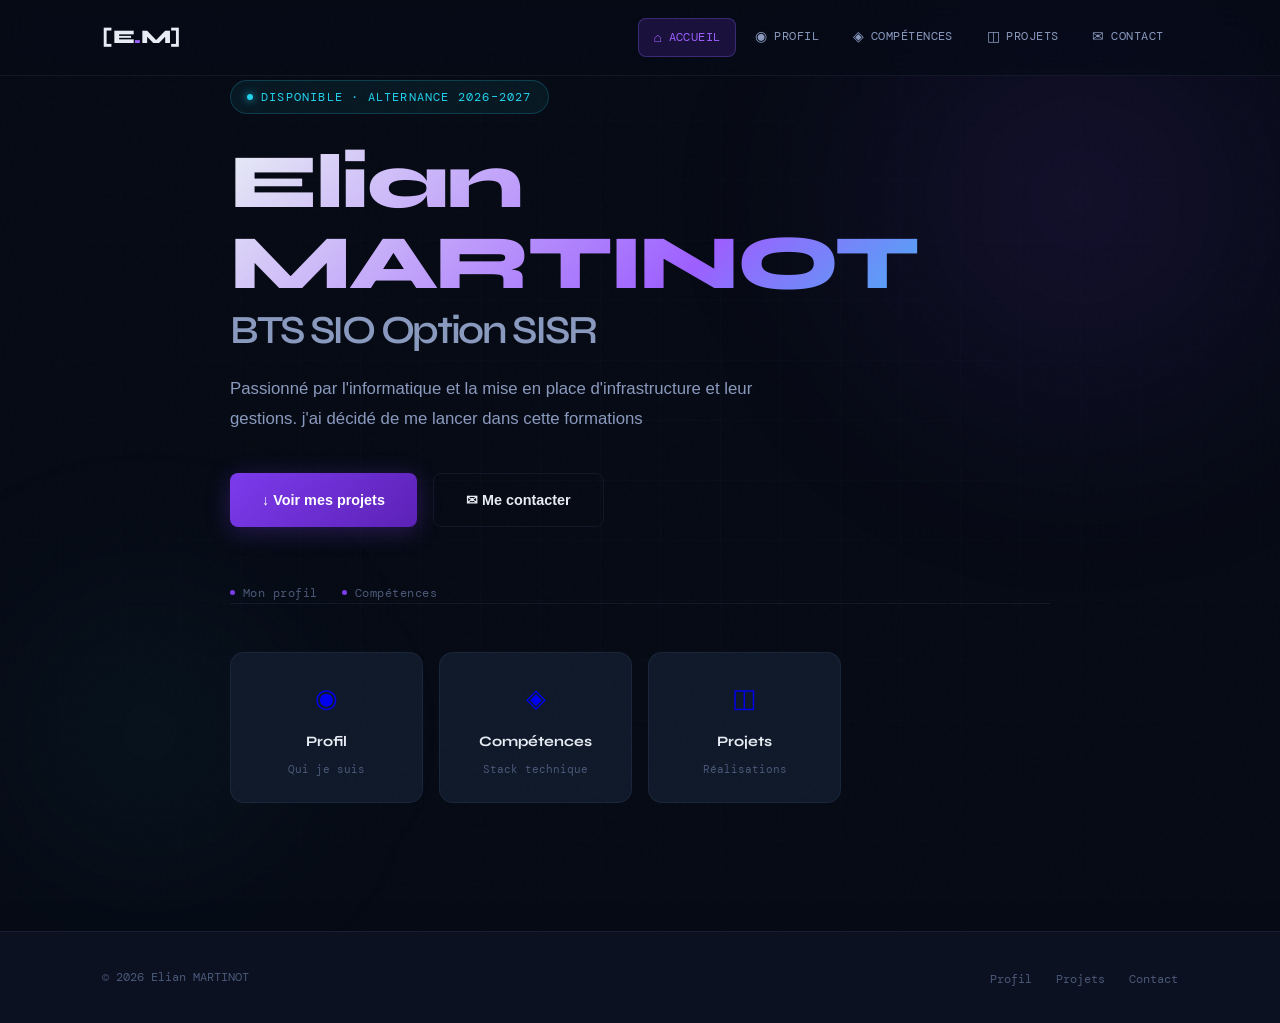
<file: index.html>
<!DOCTYPE html>
<html lang="fr">
<head>
  <meta charset="UTF-8" />
  <meta name="viewport" content="width=device-width, initial-scale=1.0" />
  <title>Elian MARTINOT — Portfolio BTS SIO SISR</title>
  <link rel="stylesheet" href="style.css" />
  <style>
    /* ── HERO SPÉCIFIQUE ── */
    #hero {
      min-height: 100vh;
      display: flex;
      align-items: center;
      position: relative;
      overflow: hidden;
    }

    .hero-blob {
      position: absolute;
      border-radius: 50%;
      filter: blur(90px);
      pointer-events: none;
    }

    .hero-blob-1 {
      width: 600px; height: 600px;
      background: radial-gradient(circle, rgba(124,58,237,0.15) 0%, transparent 70%);
      top: -100px; right: -100px;
    }

    .hero-blob-2 {
      width: 400px; height: 400px;
      background: radial-gradient(circle, rgba(34,211,238,0.08) 0%, transparent 70%);
      bottom: 0; left: -50px;
    }

    .hero-grid {
      position: absolute;
      inset: 0;
      background-image:
        linear-gradient(rgba(99,120,180,0.04) 1px, transparent 1px),
        linear-gradient(90deg, rgba(99,120,180,0.04) 1px, transparent 1px);
      background-size: 60px 60px;
      mask-image: radial-gradient(ellipse 80% 80% at 50% 50%, black, transparent);
    }

    .hero-content {
      position: relative;
      z-index: 2;
      max-width: 820px;
    }

    .hero-badge {
      display: inline-flex;
      align-items: center;
      gap: 0.5rem;
      font-family: var(--font-mono);
      font-size: 0.75rem;
      letter-spacing: 0.1em;
      text-transform: uppercase;
      color: var(--cyan);
      background: rgba(34,211,238,0.07);
      border: 1px solid rgba(34,211,238,0.2);
      border-radius: 99px;
      padding: 0.35rem 1rem;
      margin-bottom: 1.8rem;
      animation: fadeUp 0.6s ease both;
    }

    .hero-badge::before {
      content: '';
      width: 6px; height: 6px;
      border-radius: 50%;
      background: var(--cyan);
      box-shadow: 0 0 8px var(--cyan);
      animation: pulse 2s infinite;
    }

    @keyframes pulse {
      0%, 100% { opacity: 1; }
      50% { opacity: 0.3; }
    }

    .hero-title {
      font-family: var(--font-display);
      font-size: clamp(2.8rem, 6vw, 5rem);
      font-weight: 800;
      line-height: 1.05;
      letter-spacing: -0.03em;
      margin-bottom: 1.4rem;
      animation: fadeUp 0.6s 0.1s ease both;
    }

    .hero-title .name {
      display: block;
      background: linear-gradient(135deg, #e8edf5 0%, var(--violet-light) 60%, var(--cyan) 100%);
      -webkit-background-clip: text;
      -webkit-text-fill-color: transparent;
      background-clip: text;
    }

    .hero-title .role {
      display: block;
      color: var(--text-secondary);
      font-size: 0.52em;
      font-weight: 600;
      margin-top: 0.4rem;
    }

    .hero-description {
      font-size: 1.05rem;
      color: var(--text-secondary);
      max-width: 560px;
      margin-bottom: 2.5rem;
      line-height: 1.75;
      animation: fadeUp 0.6s 0.2s ease both;
    }

    .hero-description strong { color: var(--text-primary); }

    .hero-actions {
      display: flex;
      gap: 1rem;
      flex-wrap: wrap;
      animation: fadeUp 0.6s 0.3s ease both;
    }

    /* Quick links row */
    .hero-quick {
      display: flex;
      gap: 1.5rem;
      margin-top: 3.5rem;
      animation: fadeUp 0.6s 0.45s ease both;
      flex-wrap: wrap;
    }

    .hero-quick-item {
      display: flex;
      align-items: center;
      gap: 0.5rem;
      font-family: var(--font-mono);
      font-size: 0.75rem;
      color: var(--text-muted);
      text-decoration: none;
      letter-spacing: 0.04em;
      transition: color 0.2s;
    }

    .hero-quick-item:hover { color: var(--text-secondary); }

    .hero-quick-item .dot {
      width: 5px; height: 5px;
      border-radius: 50%;
      background: var(--violet);
    }
<!--
    /* Scroll indicator */
    .hero-scroll {
      position: absolute;
      bottom: 2.5rem; left: 50%;
      transform: translateX(-50%);
      display: flex;
      flex-direction: column;
      align-items: center;
      gap: 0.5rem;
      color: var(--text-muted);
      font-family: var(--font-mono);
      font-size: 0.68rem;
      letter-spacing: 0.1em;
      text-transform: uppercase;
      animation: fadeUp 1s 0.7s ease both;
    }

    .hero-scroll-line {
      width: 1px; height: 40px;
      background: linear-gradient(to bottom, var(--violet-light), transparent);
      animation: scrollDown 1.8s ease-in-out infinite;
    }

    @keyframes scrollDown {
      0%   { transform: scaleY(0); transform-origin: top; }
      50%  { transform: scaleY(1); transform-origin: top; }
      51%  { transform: scaleY(1); transform-origin: bottom; }
      100% { transform: scaleY(0); transform-origin: bottom; }
    }

    @keyframes fadeUp {
      from { opacity: 0; transform: translateY(20px); }
      to   { opacity: 1; transform: translateY(0); }
    }
-->
    /* CARDS RÉSUMÉ (bas de hero) */
    .hero-cards {
      display: grid;
      grid-template-columns: repeat(4, 1fr);
      gap: 1rem;
      padding: 3rem 0;
      border-top: 1px solid var(--border);
    }

    .hero-card {
      text-align: center;
      padding: 1.5rem 1rem;
      background: var(--bg-card);
      border: 1px solid var(--border);
      border-radius: var(--card-radius);
      text-decoration: none;
      transition: all 0.3s;
      position: relative;
      overflow: hidden;
    }

    .hero-card::before {
      content: '';
      position: absolute;
      bottom: 0; left: 0; right: 0;
      height: 2px;
      background: linear-gradient(90deg, var(--violet), var(--cyan));
      opacity: 0;
      transition: opacity 0.3s;
    }

    .hero-card:hover {
      border-color: var(--border-accent);
      background: var(--bg-card-hover);
      transform: translateY(-3px);
    }

    .hero-card:hover::before { opacity: 1; }

    .hero-card-icon {
      font-size: 1.6rem;
      display: block;
      margin-bottom: 0.6rem;
    }

    .hero-card-label {
      font-family: var(--font-display);
      font-weight: 700;
      font-size: 0.9rem;
      color: var(--text-primary);
      margin-bottom: 0.3rem;
    }

    .hero-card-desc {
      font-family: var(--font-mono);
      font-size: 0.68rem;
      color: var(--text-muted);
    }

    @media (max-width: 900px) {
      .hero-cards { grid-template-columns: repeat(2, 1fr); }
    }

    @media (max-width: 600px) {
      .hero-actions { flex-direction: column; }
      .hero-cards { grid-template-columns: 1fr 1fr; }
    }
  </style>
</head>
<body>

  <!-- NAVIGATION -->
  <nav>
    <div class="container nav-inner">
      <a href="index.html" class="nav-logo">[E<span>.</span>M]</a>
      <ul class="nav-links">
        <li><a href="index.html"><span class="nav-icon">⌂</span> Accueil</a></li>
        <li><a href="about.html"><span class="nav-icon">◉</span> Profil</a></li>
        <li><a href="skills.html"><span class="nav-icon">◈</span> Compétences</a></li>
        <li><a href="projects.html"><span class="nav-icon">◫</span> Projets</a></li>
        <li><a href="contact.html"><span class="nav-icon">✉</span> Contact</a></li>
      </ul>
      <div class="nav-hamburger">
        <span></span><span></span><span></span>
      </div>
    </div>
  </nav>

  <!-- HERO -->
  <section id="hero">
    <div class="hero-blob hero-blob-1"></div>
    <div class="hero-blob hero-blob-2"></div>
    <div class="hero-grid"></div>

    <div class="container" style="display: flex; flex-direction: column;">

      <div class="hero-content">
        <!-- BADGE STATUT — modifiez -->
        <div class="hero-badge">Disponible · Alternance 2026–2027</div>

        <!-- NOM & RÔLE — modifiez -->
        <h1 class="hero-title">
          <span class="name">Elian MARTINOT</span>
          <span class="role">BTS SIO Option SISR</span>
        </h1>

        <!-- ACCROCHE — 2 phrases max -->
        <p class="hero-description">
          Passionné par l'informatique et la mise en place d'infrastructure et leur gestions.
		  j'ai décidé de me lancer dans cette formations
        </p>

        <div class="hero-actions">
          <a href="projects.html" class="btn-primary">↓ Voir mes projets</a>
          <a href="contact.html" class="btn-secondary">✉ Me contacter</a>
        </div>

        <!-- LIENS RAPIDES -->
        <div class="hero-quick">
          <a href="about.html" class="hero-quick-item"><span class="dot"></span>Mon profil</a>
          <a href="skills.html" class="hero-quick-item"><span class="dot"></span>Compétences</a>
        </div>
      </div>

      <!-- CARDS NAVIGATION RAPIDE -->
      <div class="hero-cards">
        <a href="about.html" class="hero-card reveal">
          <span class="hero-card-icon">◉</span>
          <div class="hero-card-label">Profil</div>
          <div class="hero-card-desc">Qui je suis</div>
        </a>
        <a href="skills.html" class="hero-card reveal reveal-delay-1">
          <span class="hero-card-icon">◈</span>
          <div class="hero-card-label">Compétences</div>
          <div class="hero-card-desc">Stack technique</div>
        </a>
        <a href="projects.html" class="hero-card reveal reveal-delay-2">
          <span class="hero-card-icon">◫</span>
          <div class="hero-card-label">Projets</div>
          <div class="hero-card-desc">Réalisations</div>
        </a>
      </div>
    </div>
<!--
    <div class="hero-scroll">
      scroll
      <div class="hero-scroll-line"></div>
    </div> -->
  </section>

  <!-- FOOTER -->
  <footer>
    <div class="container footer-inner">
      <div class="footer-copy">© 2026 Elian MARTINOT </div>
      <ul class="footer-links">
        <li><a href="about.html">Profil</a></li>
        <li><a href="projects.html">Projets</a></li>
        <li><a href="contact.html">Contact</a></li>
      </ul>
    </div>
  </footer>

  <script src="nav.js"></script>
</body>
</html>
</file>
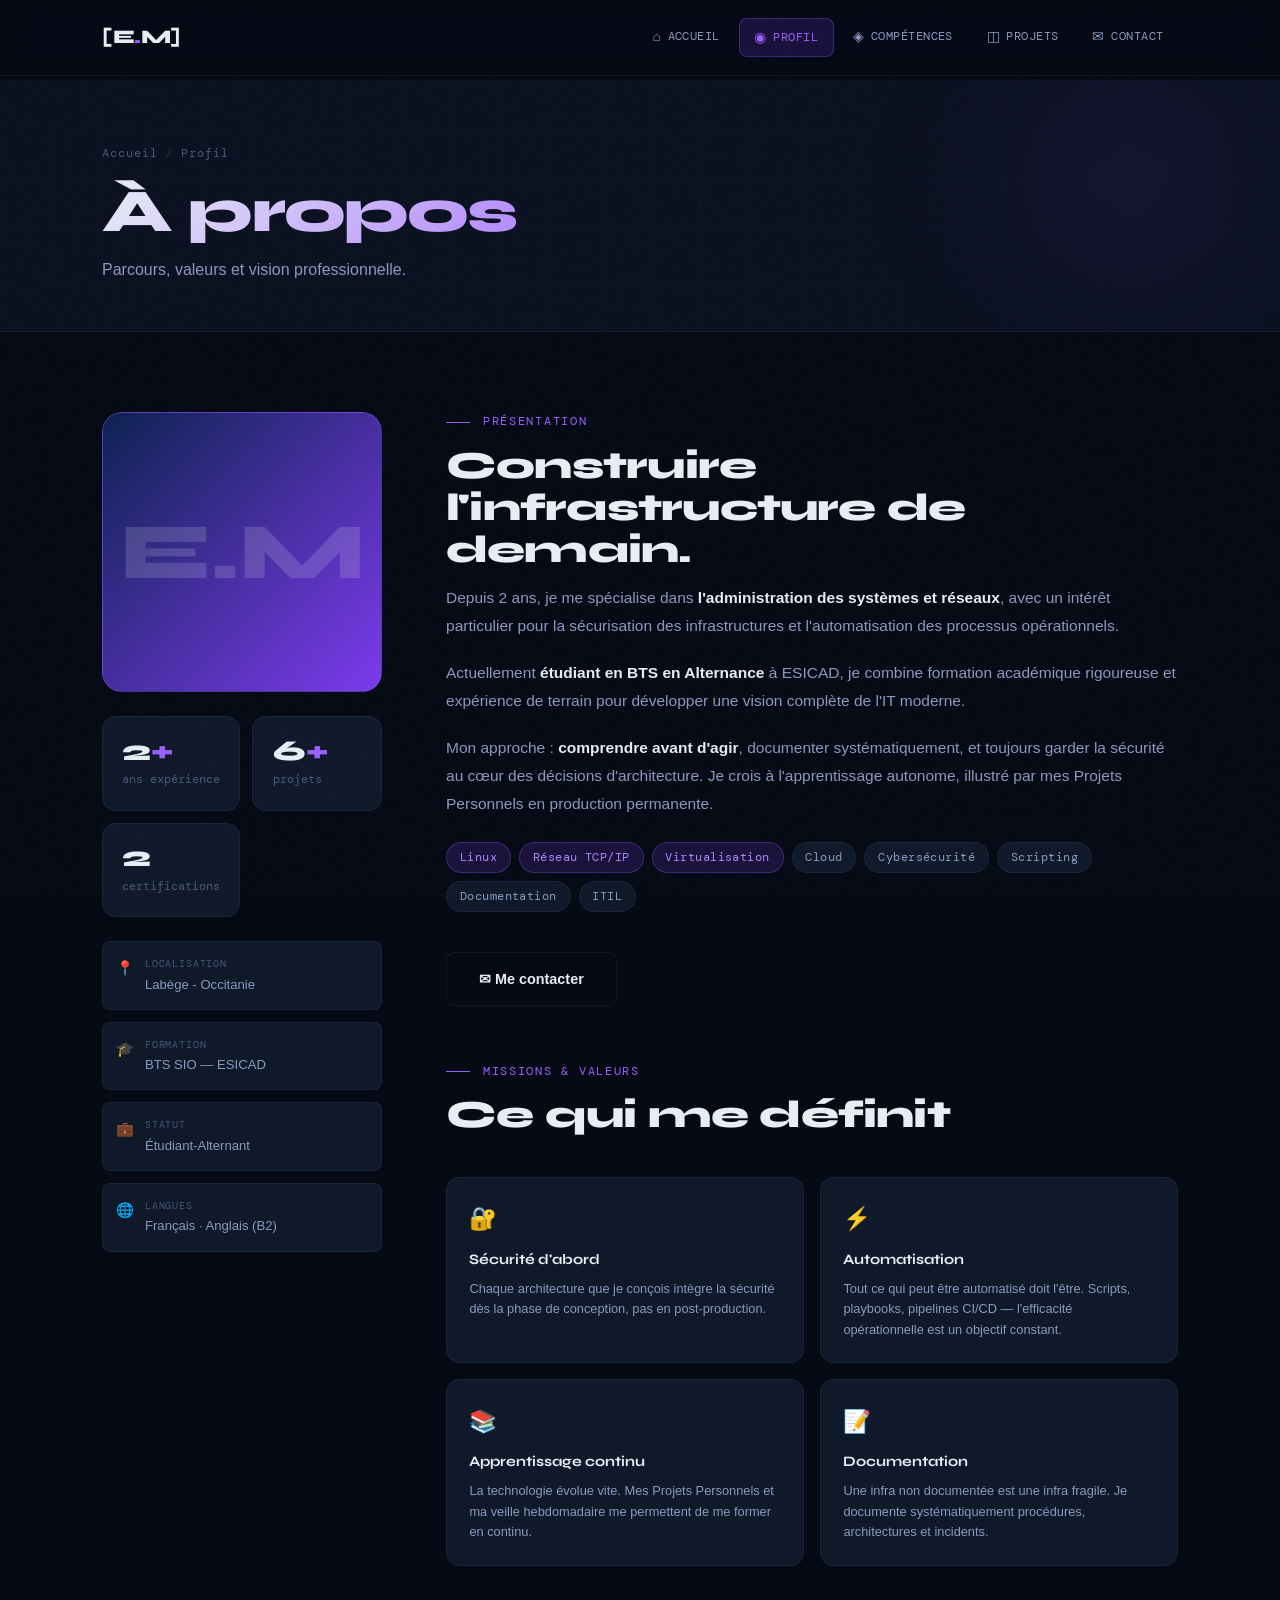
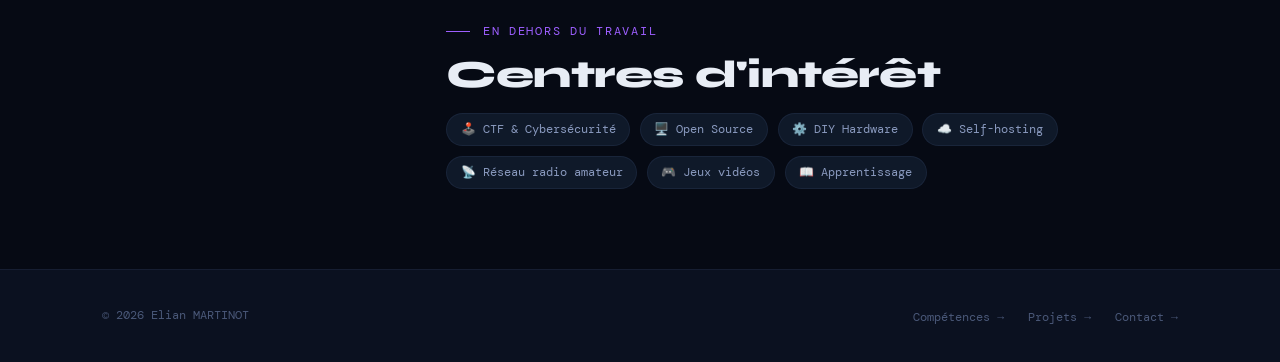
<file: about.html>
<!DOCTYPE html>
<html lang="fr">
<head>
  <meta charset="UTF-8" />
  <meta name="viewport" content="width=device-width, initial-scale=1.0" />
  <title>Profil — Elian MARTINOT</title>
  <link rel="stylesheet" href="style.css" />
  <style>
    .about-grid {
      display: grid;
      grid-template-columns: 280px 1fr;
      gap: 4rem;
      align-items: start;
    }

    /* COLONNE GAUCHE */
    .about-sidebar {
      position: sticky;
      top: 100px;
    }

    .about-avatar-wrap {
      width: 100%;
      aspect-ratio: 1;
      border-radius: 20px;
      background: linear-gradient(135deg, var(--blue-deep), var(--violet));
      display: flex;
      align-items: center;
      justify-content: center;
      position: relative;
      overflow: hidden;
      margin-bottom: 1.5rem;
      border: 1px solid var(--border-accent);
    }

    .about-avatar-placeholder {
      font-family: var(--font-display);
      font-size: 5rem;
      font-weight: 800;
      color: rgba(255,255,255,0.15);
    }

    .about-avatar-note {
      font-family: var(--font-mono);
      font-size: 0.65rem;
      color: var(--text-muted);
      text-align: center;
      margin-bottom: 1.5rem;
    }

    .about-stats {
      display: grid;
      grid-template-columns: 1fr 1fr;
      gap: 0.75rem;
    }

    .about-info-list {
      display: flex;
      flex-direction: column;
      gap: 0.75rem;
      margin-top: 1.5rem;
    }

    .about-info-item {
      display: flex;
      align-items: flex-start;
      gap: 0.7rem;
      padding: 0.8rem;
      background: var(--bg-card);
      border: 1px solid var(--border);
      border-radius: var(--radius-sm);
    }

    .about-info-icon {
      font-size: 0.9rem;
      flex-shrink: 0;
      margin-top: 1px;
    }

    .about-info-content {}

    .about-info-label {
      font-family: var(--font-mono);
      font-size: 0.65rem;
      color: var(--text-muted);
      letter-spacing: 0.08em;
      text-transform: uppercase;
      display: block;
    }

    .about-info-value {
      font-size: 0.82rem;
      color: var(--text-secondary);
      display: block;
      margin-top: 1px;
    }

    /* COLONNE DROITE */
    .about-main {}

    .about-text p {
      color: var(--text-secondary);
      margin-bottom: 1.2rem;
      line-height: 1.8;
      font-size: 0.97rem;
    }

    .about-text p strong { color: var(--text-primary); }

    .about-tags {
      display: flex;
      flex-wrap: wrap;
      gap: 0.5rem;
      margin-top: 1.5rem;
      margin-bottom: 2.5rem;
    }

    /* VALEURS / MISSIONS */
    .values-grid {
      display: grid;
      grid-template-columns: 1fr 1fr;
      gap: 1rem;
      margin-top: 2.5rem;
    }

    .value-card {
      background: var(--bg-card);
      border: 1px solid var(--border);
      border-radius: var(--card-radius);
      padding: 1.4rem;
      transition: all 0.3s;
    }

    .value-card:hover {
      border-color: var(--border-accent);
      background: var(--bg-card-hover);
    }

    .value-icon {
      font-size: 1.4rem;
      display: block;
      margin-bottom: 0.6rem;
    }

    .value-title {
      font-family: var(--font-display);
      font-weight: 700;
      font-size: 0.9rem;
      color: var(--text-primary);
      margin-bottom: 0.4rem;
    }

    .value-desc {
      font-size: 0.8rem;
      color: var(--text-secondary);
      line-height: 1.6;
    }

    /* CENTRE D'INTÉRÊTS */
    .interests-row {
      display: flex;
      flex-wrap: wrap;
      gap: 0.6rem;
      margin-top: 1rem;
    }

    .interest-item {
      display: flex;
      align-items: center;
      gap: 0.4rem;
      font-family: var(--font-mono);
      font-size: 0.75rem;
      color: var(--text-secondary);
      background: var(--bg-card);
      border: 1px solid var(--border);
      border-radius: 99px;
      padding: 0.35rem 0.85rem;
    }

    @media (max-width: 900px) {
      .about-grid { grid-template-columns: 1fr; }
      .about-sidebar { position: static; }
      .about-avatar-wrap { width: 200px; }
    }

    @media (max-width: 600px) {
      .values-grid { grid-template-columns: 1fr; }
    }
  </style>
</head>
<body>

  <!-- NAVIGATION -->
  <nav>
    <div class="container nav-inner">
      <a href="index.html" class="nav-logo">[E<span>.</span>M]</a>
      <ul class="nav-links">
        <li><a href="index.html"><span class="nav-icon">⌂</span> Accueil</a></li>
        <li><a href="about.html"><span class="nav-icon">◉</span> Profil</a></li>
        <li><a href="skills.html"><span class="nav-icon">◈</span> Compétences</a></li>
        <li><a href="projects.html"><span class="nav-icon">◫</span> Projets</a></li>
        <li><a href="contact.html"><span class="nav-icon">✉</span> Contact</a></li>
      </ul>
      <div class="nav-hamburger"><span></span><span></span><span></span></div>
    </div>
  </nav>

  <div class="page-wrapper">

    <!-- PAGE HEADER -->
    <div class="page-header">
      <div class="page-header-blob"></div>
      <div class="page-header-grid"></div>
      <div class="container page-header-inner">
        <div class="page-breadcrumb">
          <a href="index.html">Accueil</a>
          <span class="page-breadcrumb-sep">/</span>
          <span>Profil</span>
        </div>
        <h1 class="page-title">À propos</h1>
        <p class="page-desc">Parcours, valeurs et vision professionnelle.</p>
      </div>
    </div>

    <!-- CONTENU -->
    <div class="page-section">
      <div class="container">
        <div class="about-grid">

          <!-- SIDEBAR -->
          <aside class="about-sidebar reveal">
            <div class="about-avatar-wrap">
              <!-- REMPLACEZ PAR : <img src="photo.jpg" alt="[Prénom Nom]" style="width:100%;height:100%;object-fit:cover;"> -->
              <div class="about-avatar-placeholder">E.M</div>
            </div>

            <!-- STATS -->
            <div class="about-stats">
              <div class="stat-card">
                <div class="stat-number">2<span>+</span></div>
                <div class="stat-label">ans expérience</div>
              </div>
              <div class="stat-card">
                <div class="stat-number">6<span>+</span></div>
                <div class="stat-label">projets</div>
              </div>
              <div class="stat-card">
                <div class="stat-number">2</div>
                <div class="stat-label">certifications</div>
              </div>
            </div>

            <!-- INFOS RAPIDES -->
            <div class="about-info-list">
              <div class="about-info-item">
                <span class="about-info-icon">📍</span>
                <div class="about-info-content">
                  <span class="about-info-label">Localisation</span>
                  <span class="about-info-value">Labège - Occitanie</span>
                </div>
              </div>
              <div class="about-info-item">
                <span class="about-info-icon">🎓</span>
                <div class="about-info-content">
                  <span class="about-info-label">Formation</span>
                  <span class="about-info-value">BTS SIO — ESICAD</span>
                </div>
              </div>
              <div class="about-info-item">
                <span class="about-info-icon">💼</span>
                <div class="about-info-content">
                  <span class="about-info-label">Statut</span>
                  <span class="about-info-value">Étudiant-Alternant</span>
                </div>
              </div>
              <div class="about-info-item">
                <span class="about-info-icon">🌐</span>
                <div class="about-info-content">
                  <span class="about-info-label">Langues</span>
                  <span class="about-info-value">Français · Anglais (B2)</span>
                </div>
              </div>
            </div>
          </aside>

          <!-- CONTENU PRINCIPAL -->
          <main class="about-main">

            <!-- PRÉSENTATION -->
            <div class="about-text reveal reveal-delay-1">
              <div class="section-label">Présentation</div>
              <h2 class="section-title">Construire l'infrastructure de demain.</h2>

              <!-- ↓ MODIFIEZ CES PARAGRAPHES ↓ -->
              <p>
                Depuis 2 ans, je me spécialise dans <strong>l'administration des systèmes
                et réseaux</strong>, avec un intérêt particulier pour la sécurisation des
                infrastructures et l'automatisation des processus opérationnels.
              </p>
              <p>
                Actuellement <strong>étudiant en BTS en Alternance</strong>
                à ESICAD, je combine formation académique rigoureuse et
                expérience de terrain pour développer une vision complète de l'IT moderne.
              </p>
              <p>
                Mon approche : <strong>comprendre avant d'agir</strong>, documenter
                systématiquement, et toujours garder la sécurité au cœur des décisions
                d'architecture. Je crois à l'apprentissage autonome, illustré par
                mes Projets Personnels en production permanente.
              </p>

              <div class="about-tags">
                <span class="tag accent">Linux</span>
                <span class="tag accent">Réseau TCP/IP</span>
                <span class="tag accent">Virtualisation</span>
                <span class="tag">Cloud</span>
                <span class="tag">Cybersécurité</span>
                <span class="tag">Scripting</span>
                <span class="tag">Documentation</span>
                <span class="tag">ITIL</span>
              </div>

              <div style="display: flex; gap: 1rem; flex-wrap: wrap;">
                <a href="contact.html" class="btn-secondary">✉ Me contacter</a>
              </div>
            </div>

            <!-- VALEURS / MISSIONS -->
            <div style="margin-top: 3.5rem;" class="reveal reveal-delay-1">
              <div class="section-label">Missions & Valeurs</div>
              <h2 class="section-title">Ce qui me définit</h2>

              <div class="values-grid">
                <div class="value-card">
                  <span class="value-icon">🔐</span>
                  <div class="value-title">Sécurité d'abord</div>
                  <p class="value-desc">
                    Chaque architecture que je conçois intègre la sécurité dès la phase
                    de conception, pas en post-production.
                  </p>
                </div>
                <div class="value-card">
                  <span class="value-icon">⚡</span>
                  <div class="value-title">Automatisation</div>
                  <p class="value-desc">
                    Tout ce qui peut être automatisé doit l'être. Scripts, playbooks,
                    pipelines CI/CD — l'efficacité opérationnelle est un objectif constant.
                  </p>
                </div>
                <div class="value-card">
                  <span class="value-icon">📚</span>
                  <div class="value-title">Apprentissage continu</div>
                  <p class="value-desc">
                    La technologie évolue vite. Mes Projets Personnels et ma veille hebdomadaire
                    me permettent de me former en continu.
                  </p>
                </div>
                <div class="value-card">
                  <span class="value-icon">📝</span>
                  <div class="value-title">Documentation</div>
                  <p class="value-desc">
                    Une infra non documentée est une infra fragile. Je documente
                    systématiquement procédures, architectures et incidents.
                  </p>
                </div>
              </div>
            </div>

            <!-- CENTRES D'INTÉRÊT -->
            <div style="margin-top: 3.5rem;" class="reveal reveal-delay-2">
              <div class="section-label">En dehors du travail</div>
              <h2 class="section-title">Centres d'intérêt</h2>
              <div class="interests-row">
                <div class="interest-item">🕹️ CTF & Cybersécurité</div>
                <div class="interest-item">🖥️ Open Source</div>
                <div class="interest-item">⚙️ DIY Hardware</div>
                <div class="interest-item">☁️ Self-hosting</div>
                <div class="interest-item">📡 Réseau radio amateur</div>
                <div class="interest-item">🎮 Jeux vidéos</div>
                <div class="interest-item">📖 Apprentissage</div>
              </div>
            </div>

          </main>
        </div>
      </div>
    </div>
  </div>

  <!-- FOOTER -->
  <footer>
    <div class="container footer-inner">
      <div class="footer-copy">© 2026 Elian MARTINOT</div>
      <ul class="footer-links">
        <li><a href="skills.html">Compétences →</a></li>
        <li><a href="projects.html">Projets →</a></li>
        <li><a href="contact.html">Contact →</a></li>
      </ul>
    </div>
  </footer>

  <script src="nav.js"></script>
</body>
</html>
</file>
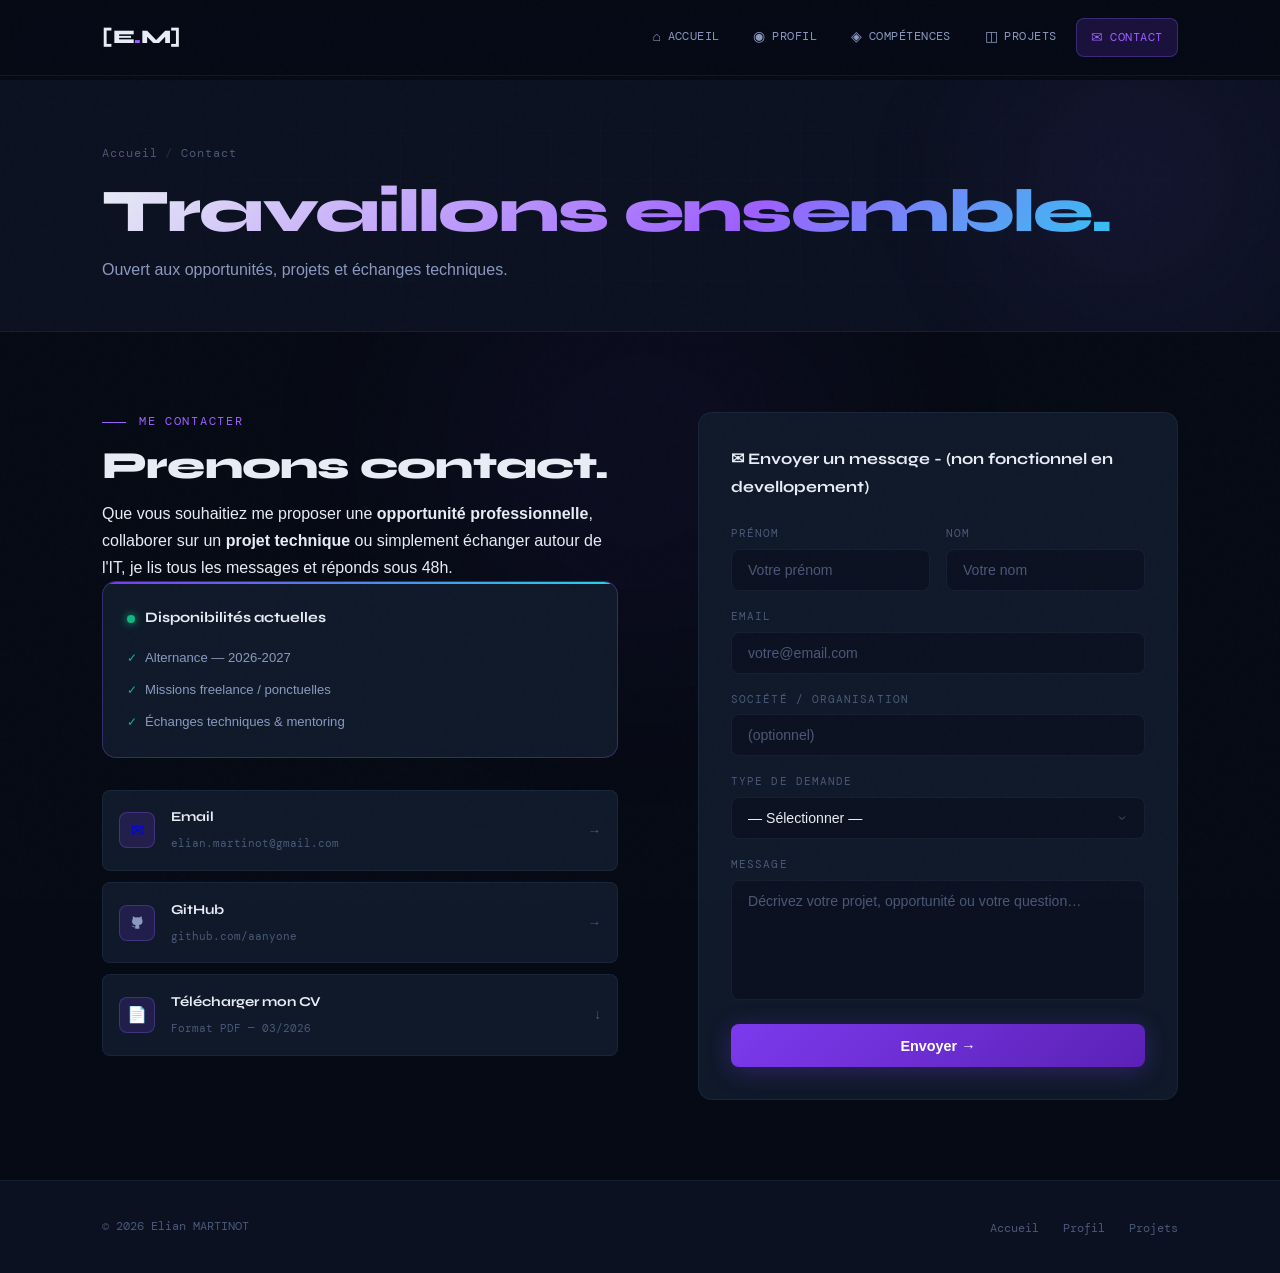
<file: contact.html>
<!DOCTYPE html>
<html lang="fr">
<head>
  <meta charset="UTF-8" />
  <meta name="viewport" content="width=device-width, initial-scale=1.0" />
  <title>Contact — Elian MARTINOT</title>
  <link rel="stylesheet" href="style.css" />
  <style>
    /* BLOB AMBIANCE */
    .contact-ambient {
      position: fixed;
      width: 600px; height: 600px;
      border-radius: 50%;
      background: radial-gradient(circle, rgba(124,58,237,0.08) 0%, transparent 70%);
      top: 50%; left: 50%;
      transform: translate(-50%, -50%);
      filter: blur(80px);
      pointer-events: none;
      z-index: 0;
    }

    .contact-layout {
      position: relative;
      z-index: 1;
      display: grid;
      grid-template-columns: 1fr 480px;
      gap: 5rem;
      align-items: start;
    }

    /* COLONNE GAUCHE — infos */
    .contact-info {}

    .contact-info p {
      color: var(--text-secondary);
      line-height: 1.8;
      font-size: 0.97rem;
      margin-bottom: 2.5rem;
    }

    .contact-info p strong { color: var(--text-primary); }

    /* DISPONIBILITÉS */
    .availability-card {
      background: var(--bg-card);
      border: 1px solid var(--border-accent);
      border-radius: var(--card-radius);
      padding: 1.5rem;
      margin-bottom: 2rem;
      position: relative;
      overflow: hidden;
    }

    .availability-card::before {
      content: '';
      position: absolute;
      top: 0; left: 0; right: 0;
      height: 2px;
      background: linear-gradient(90deg, var(--violet), var(--cyan));
    }

    .avail-header {
      display: flex;
      align-items: center;
      gap: 0.6rem;
      font-family: var(--font-display);
      font-weight: 700;
      font-size: 0.9rem;
      color: var(--text-primary);
      margin-bottom: 1rem;
    }

    .avail-dot {
      width: 8px; height: 8px;
      border-radius: 50%;
      background: var(--success);
      box-shadow: 0 0 8px var(--success);
      animation: pulse 2s infinite;
    }

    @keyframes pulse {
      0%, 100% { opacity: 1; }
      50% { opacity: 0.3; }
    }

    .avail-list {
      list-style: none;
      display: flex;
      flex-direction: column;
      gap: 0.6rem;
    }

    .avail-item {
      display: flex;
      align-items: center;
      gap: 0.5rem;
      font-size: 0.82rem;
      color: var(--text-secondary);
    }

    .avail-check {
      color: var(--success);
      font-size: 0.75rem;
      flex-shrink: 0;
    }

    /* LIENS CONTACT DIRECTS */
    .contact-links {
      display: flex;
      flex-direction: column;
      gap: 0.7rem;
    }

    .contact-link-item {
      display: flex;
      align-items: center;
      gap: 1rem;
      padding: 0.9rem 1rem;
      background: var(--bg-card);
      border: 1px solid var(--border);
      border-radius: var(--radius-sm);
      text-decoration: none;
      transition: all 0.25s;
    }

    .contact-link-item:hover {
      border-color: var(--border-accent);
      background: var(--bg-card-hover);
      transform: translateX(4px);
    }

    .link-icon {
      width: 36px; height: 36px;
      border-radius: 8px;
      display: flex;
      align-items: center;
      justify-content: center;
      font-size: 1rem;
      background: var(--violet-glow);
      border: 1px solid var(--border-accent);
      flex-shrink: 0;
    }

    .link-label {
      font-family: var(--font-display);
      font-weight: 700;
      font-size: 0.85rem;
      color: var(--text-primary);
      display: block;
    }

    .link-value {
      font-family: var(--font-mono);
      font-size: 0.68rem;
      color: var(--text-muted);
    }

    .link-arrow {
      margin-left: auto;
      color: var(--text-muted);
      font-size: 0.85rem;
      transition: color 0.2s;
    }

    .contact-link-item:hover .link-arrow { color: var(--violet-light); }

    /* COLONNE DROITE — FORMULAIRE */
    .contact-form-wrap {
      background: var(--bg-card);
      border: 1px solid var(--border);
      border-radius: var(--card-radius);
      padding: 2rem;
      position: sticky;
      top: 100px;
    }

    .form-title {
      font-family: var(--font-display);
      font-weight: 700;
      font-size: 1rem;
      color: var(--text-primary);
      margin-bottom: 1.5rem;
    }

    .contact-form {
      display: flex;
      flex-direction: column;
      gap: 1rem;
    }

    .form-row {
      display: grid;
      grid-template-columns: 1fr 1fr;
      gap: 1rem;
    }

    .form-group {
      display: flex;
      flex-direction: column;
      gap: 0.4rem;
    }

    .form-group label {
      font-family: var(--font-mono);
      font-size: 0.68rem;
      letter-spacing: 0.1em;
      text-transform: uppercase;
      color: var(--text-muted);
    }

    .form-group input,
    .form-group textarea,
    .form-group select {
      background: var(--bg-surface);
      border: 1px solid var(--border);
      border-radius: var(--radius-sm);
      padding: 0.75rem 1rem;
      font-family: var(--font-body);
      font-size: 0.88rem;
      color: var(--text-primary);
      outline: none;
      transition: border-color 0.2s, box-shadow 0.2s;
      resize: none;
      width: 100%;
    }

    .form-group input::placeholder,
    .form-group textarea::placeholder { color: var(--text-muted); }

    .form-group input:focus,
    .form-group textarea:focus,
    .form-group select:focus {
      border-color: var(--border-accent);
      box-shadow: 0 0 0 3px rgba(124,58,237,0.1);
    }

    .form-group select {
      appearance: none;
      cursor: pointer;
      background-image: url("data:image/svg+xml,%3Csvg xmlns='http://www.w3.org/2000/svg' width='12' height='12' viewBox='0 0 24 24' fill='none' stroke='%234a5878' stroke-width='2'%3E%3Cpath d='m6 9 6 6 6-6'/%3E%3C/svg%3E");
      background-repeat: no-repeat;
      background-position: right 1rem center;
      padding-right: 2.5rem;
    }

    .form-group select option { background: var(--bg-card); }

    .form-group textarea { min-height: 120px; }

    .form-submit {
      width: 100%;
      justify-content: center;
      margin-top: 0.5rem;
    }

    /* SUCCESS MESSAGE */
    .form-success {
      display: none;
      text-align: center;
      padding: 2rem;
    }

    .form-success-icon { font-size: 2.5rem; margin-bottom: 0.8rem; }

    .form-success h3 {
      font-family: var(--font-display);
      font-weight: 700;
      font-size: 1rem;
      color: var(--text-primary);
      margin-bottom: 0.5rem;
    }

    .form-success p {
      font-size: 0.82rem;
      color: var(--text-secondary);
    }

    @media (max-width: 900px) {
      .contact-layout { grid-template-columns: 1fr; gap: 2.5rem; }
      .contact-form-wrap { position: static; }
      .form-row { grid-template-columns: 1fr; }
    }
  </style>
</head>
<body>

  <div class="contact-ambient"></div>

  <nav>
    <div class="container nav-inner">
      <a href="index.html" class="nav-logo">[E<span>.</span>M]</a>
      <ul class="nav-links">
        <li><a href="index.html"><span class="nav-icon">⌂</span> Accueil</a></li>
        <li><a href="about.html"><span class="nav-icon">◉</span> Profil</a></li>
        <li><a href="skills.html"><span class="nav-icon">◈</span> Compétences</a></li>
        <li><a href="projects.html"><span class="nav-icon">◫</span> Projets</a></li>
        <li><a href="contact.html"><span class="nav-icon">✉</span> Contact</a></li>
      </ul>
      <div class="nav-hamburger"><span></span><span></span><span></span></div>
    </div>
  </nav>

  <div class="page-wrapper">

    <div class="page-header">
      <div class="page-header-blob"></div>
      <div class="page-header-grid"></div>
      <div class="container page-header-inner">
        <div class="page-breadcrumb">
          <a href="index.html">Accueil</a>
          <span class="page-breadcrumb-sep">/</span>
          <span>Contact</span>
        </div>
        <h1 class="page-title">Travaillons ensemble.</h1>
        <p class="page-desc">Ouvert aux opportunités, projets et échanges techniques.</p>
      </div>
    </div>

    <div class="page-section">
      <div class="container">
        <div class="contact-layout">

          <!-- INFOS GAUCHE -->
          <div>

            <!-- TEXTE INTRO -->
            <div class="reveal">
              <div class="section-label">Me contacter</div>
              <h2 class="section-title">Prenons contact.</h2>
              <p>
                Que vous souhaitiez me proposer une <strong>opportunité professionnelle</strong>,
                collaborer sur un <strong>projet technique</strong> ou simplement échanger
                autour de l'IT, je lis tous les messages et réponds sous 48h.
              </p>
            </div>

            <!-- DISPONIBILITÉ -->
            <div class="availability-card reveal">
              <div class="avail-header">
                <div class="avail-dot"></div>
                Disponibilités actuelles
              </div>
              <ul class="avail-list">
                <!-- Modifiez selon votre situation -->
                <li class="avail-item">
                  <span class="avail-check">✓</span>
                  <span>Alternance — 2026-2027</span>
                </li>
                <li class="avail-item">
                  <span class="avail-check">✓</span>
                  <span>Missions freelance / ponctuelles</span>
                </li>
                <li class="avail-item">
                  <span class="avail-check">✓</span>
                  <span>Échanges techniques & mentoring</span>
                </li>
              </ul>
            </div>

            <!-- LIENS DIRECTS -->
            <div class="contact-links reveal reveal-delay-1">

              <!-- EMAIL — modifiez le href -->
              <a href="mailto:elian.martinot@gmail.com" class="contact-link-item">
                <div class="link-icon">✉</div>
                <div>
                  <span class="link-label">Email</span>
                  <span class="link-value">elian.martinot@gmail.com</span>
                </div>
                <span class="link-arrow">→</span>
              </a>

              <!-- GITHUB — modifiez le href -->
              <a href="https://github.com/aanyone" target="_blank" class="contact-link-item">
                <div class="link-icon">
                  <svg width="14" height="14" viewBox="0 0 24 24" fill="currentColor" style="color: var(--text-secondary)"><path d="M9 19c-5 1.5-5-2.5-7-3m14 6v-3.87a3.37 3.37 0 0 0-.94-2.61c3.14-.35 6.44-1.54 6.44-7A5.44 5.44 0 0 0 20 4.77 5.07 5.07 0 0 0 19.91 1S18.73.65 16 2.48a13.38 13.38 0 0 0-7 0C6.27.65 5.09 1 5.09 1A5.07 5.07 0 0 0 5 4.77a5.44 5.44 0 0 0-1.5 3.78c0 5.42 3.3 6.61 6.44 7A3.37 3.37 0 0 0 9 18.13V22"/></svg>
                </div>
                <div>
                  <span class="link-label">GitHub</span>
                  <span class="link-value">github.com/aanyone</span>
                </div>
                <span class="link-arrow">→</span>
              </a>

              <!-- CV TÉLÉCHARGEMENT -->
              <a href="Cv-Elian-MARTINOT.pdf" download target="_blank" class="contact-link-item">
                <div class="link-icon">📄</div>
                <div>
                  <span class="link-label">Télécharger mon CV</span>
                  <span class="link-value">Format PDF — 03/2026</span>
                </div>
                <span class="link-arrow">↓</span>
              </a>

            </div>
          </div>

          <!-- FORMULAIRE DROIT -->
          <div class="contact-form-wrap reveal reveal-delay-2">
            <div class="form-title">✉ Envoyer un message  - (non fonctionnel en devellopement)</div>

            <div id="contact-form-container">
              <form class="contact-form" id="contact-form" onsubmit="handleSubmit(event)">

                <div class="form-row">
                  <div class="form-group">
                    <label>Prénom</label>
                    <input type="text" placeholder="Votre prénom" required />
                  </div>
                  <div class="form-group">
                    <label>Nom</label>
                    <input type="text" placeholder="Votre nom" required />
                  </div>
                </div>

                <div class="form-group">
                  <label>Email</label>
                  <input type="email" placeholder="votre@email.com" required />
                </div>

                <div class="form-group">
                  <label>Société / Organisation</label>
                  <input type="text" placeholder="(optionnel)" />
                </div>

                <div class="form-group">
                  <label>Type de demande</label>
                  <select>
                    <option value="">— Sélectionner —</option>
                    <option>Proposition d'alternance</option>
                    <option>Proposition de stage</option>
                    <option>Mission freelance</option>
                    <option>Collaboration technique</option>
                    <option>Échange / Question</option>
                    <option>Autre</option>
                  </select>
                </div>

                <div class="form-group">
                  <label>Message</label>
                  <textarea placeholder="Décrivez votre projet, opportunité ou votre question…" required></textarea>
                </div>

                <button type="submit" class="btn-primary form-submit">
                  Envoyer → 
                </button>

              </form>
            </div>

            <!-- SUCCESS STATE -->
            <div class="form-success" id="form-success">
              <div class="form-success-icon">✅</div>
              <h3>Message envoyé !</h3>
              <p>Merci pour votre message. Je vous répondrai dans les 48h.</p>
            </div>

          </div>
        </div>
      </div>
    </div>
  </div>

  <footer>
    <div class="container footer-inner">
      <div class="footer-copy">© 2026 Elian MARTINOT</div>
      <ul class="footer-links">
        <li><a href="index.html">Accueil</a></li>
        <li><a href="about.html">Profil</a></li>
        <li><a href="projects.html">Projets</a></li>
      </ul>
    </div>
  </footer>

  <script src="nav.js"></script>
  <script>
    function handleSubmit(e) {
      e.preventDefault();
      document.getElementById('contact-form').style.display = 'none';
      document.getElementById('form-success').style.display = 'block';

      /* Pour intégrer un vrai backend, remplacez ce bloc par un fetch() vers
         votre endpoint (Formspree, Netlify Forms, ou votre propre API). */
    }
  </script>
</body>
</html>
</file>
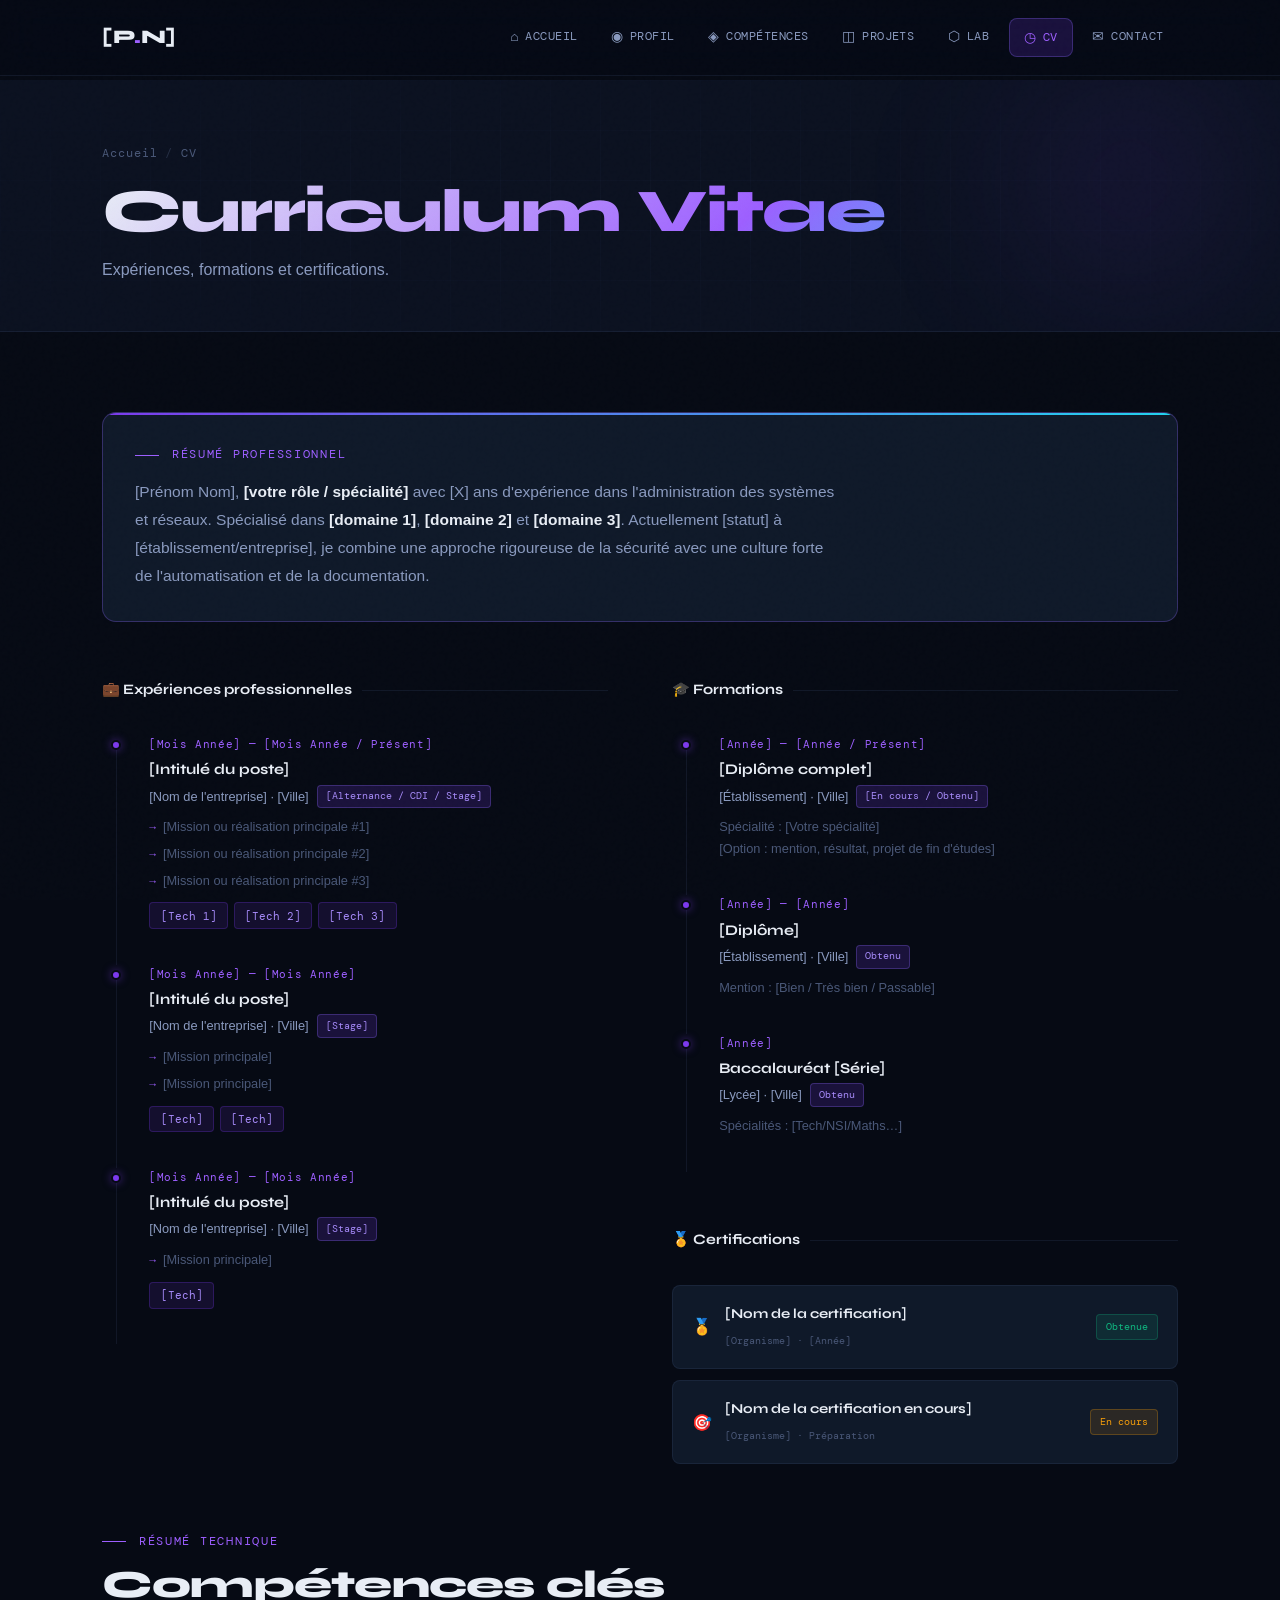
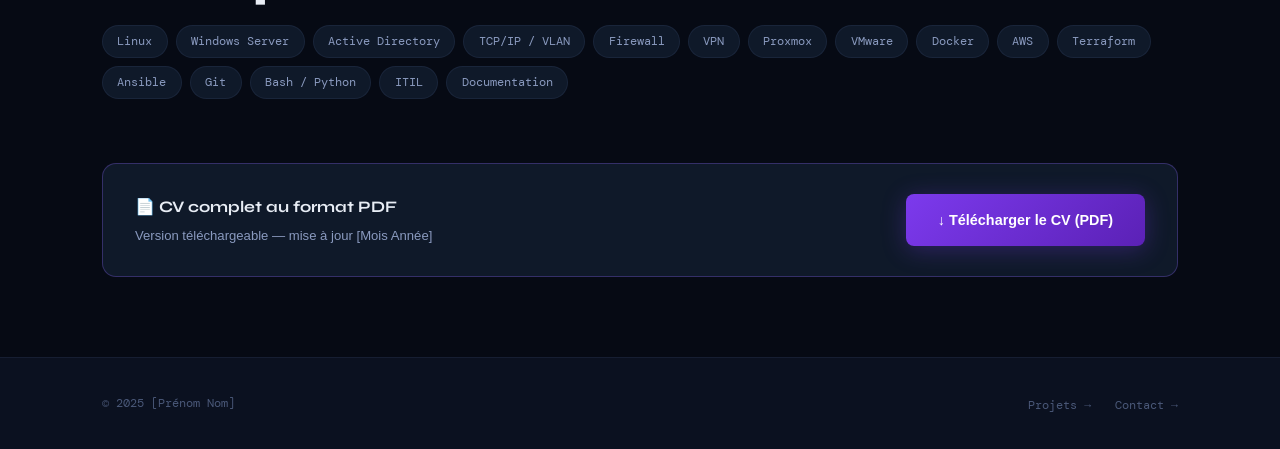
<file: cv.html>
<!DOCTYPE html>
<html lang="fr">
<head>
  <meta charset="UTF-8" />
  <meta name="viewport" content="width=device-width, initial-scale=1.0" />
  <title>CV — [Prénom Nom]</title>
  <link rel="stylesheet" href="style.css" />
  <style>
    /* RÉSUMÉ TOP */
    .cv-summary {
      background: var(--bg-card);
      border: 1px solid var(--border-accent);
      border-radius: var(--card-radius);
      padding: 2rem;
      margin-bottom: 3.5rem;
      position: relative;
      overflow: hidden;
    }

    .cv-summary::before {
      content: '';
      position: absolute;
      top: 0; left: 0; right: 0;
      height: 2px;
      background: linear-gradient(90deg, var(--violet), var(--cyan));
    }

    .cv-summary-text {
      font-size: 0.97rem;
      color: var(--text-secondary);
      line-height: 1.8;
      max-width: 700px;
    }

    .cv-summary-text strong { color: var(--text-primary); }

    /* LAYOUT 2 COLONNES */
    .cv-layout {
      display: grid;
      grid-template-columns: 1fr 1fr;
      gap: 4rem;
    }

    /* TITRES COLONNES */
    .cv-col-header {
      font-family: var(--font-display);
      font-weight: 700;
      font-size: 0.9rem;
      color: var(--text-primary);
      margin-bottom: 2rem;
      display: flex;
      align-items: center;
      gap: 0.6rem;
    }

    .cv-col-header::after {
      content: '';
      flex: 1;
      height: 1px;
      background: var(--border);
    }

    /* TIMELINE */
    .timeline {
      display: flex;
      flex-direction: column;
    }

    .timeline-item {
      display: flex;
      gap: 1.2rem;
      position: relative;
    }

    .tl-left {
      display: flex;
      flex-direction: column;
      align-items: center;
      width: 28px;
      flex-shrink: 0;
    }

    .tl-dot {
      width: 10px; height: 10px;
      border-radius: 50%;
      background: var(--violet);
      border: 2px solid var(--bg-base);
      box-shadow: 0 0 8px rgba(124,58,237,0.5);
      flex-shrink: 0;
      margin-top: 5px;
    }

    .tl-line {
      width: 1px;
      flex: 1;
      background: var(--border);
      min-height: 20px;
    }

    .tl-content {
      padding-bottom: 2.2rem;
      flex: 1;
    }

    .tl-date {
      font-family: var(--font-mono);
      font-size: 0.68rem;
      color: var(--violet-light);
      letter-spacing: 0.06em;
      margin-bottom: 0.25rem;
    }

    .tl-role {
      font-family: var(--font-display);
      font-weight: 700;
      font-size: 0.92rem;
      color: var(--text-primary);
      margin-bottom: 0.15rem;
    }

    .tl-org {
      font-size: 0.8rem;
      color: var(--text-secondary);
      margin-bottom: 0.5rem;
      display: flex;
      align-items: center;
      gap: 0.5rem;
      flex-wrap: wrap;
    }

    .tl-type-badge {
      font-family: var(--font-mono);
      font-size: 0.62rem;
      padding: 0.15rem 0.5rem;
      border-radius: 4px;
      background: var(--violet-glow);
      border: 1px solid var(--border-accent);
      color: var(--text-accent);
    }

    .tl-desc {
      font-size: 0.8rem;
      color: var(--text-muted);
      line-height: 1.7;
    }

    .tl-desc ul {
      list-style: none;
      display: flex;
      flex-direction: column;
      gap: 0.3rem;
      padding: 0;
    }

    .tl-desc ul li::before {
      content: '→ ';
      color: var(--violet-light);
      font-family: var(--font-mono);
      font-size: 0.7rem;
    }

    .tl-tech {
      display: flex;
      flex-wrap: wrap;
      gap: 0.35rem;
      margin-top: 0.7rem;
    }

    /* CERTIFICATIONS */
    .certs-section {
      margin-top: 3.5rem;
    }

    .cert-row {
      background: var(--bg-card);
      border: 1px solid var(--border);
      border-radius: var(--radius-sm);
      padding: 1rem 1.2rem;
      display: flex;
      align-items: center;
      justify-content: space-between;
      margin-bottom: 0.7rem;
      transition: all 0.2s;
    }

    .cert-row:hover {
      border-color: var(--border-accent);
      background: var(--bg-card-hover);
    }

    .cert-left {
      display: flex;
      align-items: center;
      gap: 0.8rem;
    }

    .cert-icon {
      font-size: 1rem;
    }

    .cert-name {
      font-family: var(--font-display);
      font-weight: 700;
      font-size: 0.85rem;
      color: var(--text-primary);
      display: block;
    }

    .cert-org {
      font-family: var(--font-mono);
      font-size: 0.65rem;
      color: var(--text-muted);
    }

    .cert-badge {
      font-family: var(--font-mono);
      font-size: 0.65rem;
      padding: 0.2rem 0.55rem;
      border-radius: 4px;
    }

    .cert-badge.obtained {
      background: rgba(16,185,129,0.12);
      border: 1px solid rgba(16,185,129,0.25);
      color: var(--success);
    }

    .cert-badge.ongoing {
      background: rgba(245,158,11,0.12);
      border: 1px solid rgba(245,158,11,0.25);
      color: var(--warning);
    }

    /* COMPÉTENCES CLÉS résumé */
    .skills-summary {
      margin-top: 3.5rem;
    }

    .skills-chips {
      display: flex;
      flex-wrap: wrap;
      gap: 0.5rem;
      margin-top: 1.2rem;
    }

    .skill-chip {
      font-family: var(--font-mono);
      font-size: 0.72rem;
      padding: 0.35rem 0.9rem;
      border-radius: 99px;
      background: var(--bg-card);
      border: 1px solid var(--border);
      color: var(--text-secondary);
      transition: all 0.2s;
    }

    .skill-chip:hover {
      border-color: var(--border-accent);
      color: var(--text-accent);
      background: var(--violet-glow);
    }

    /* TÉLÉCHARGER */
    .cv-download-bar {
      background: var(--bg-card);
      border: 1px solid var(--border-accent);
      border-radius: var(--card-radius);
      padding: 1.8rem 2rem;
      display: flex;
      align-items: center;
      justify-content: space-between;
      margin-top: 4rem;
      flex-wrap: wrap;
      gap: 1rem;
    }

    .cv-download-text h3 {
      font-family: var(--font-display);
      font-weight: 700;
      font-size: 1rem;
      color: var(--text-primary);
      margin-bottom: 0.3rem;
    }

    .cv-download-text p {
      font-size: 0.82rem;
      color: var(--text-secondary);
    }

    @media (max-width: 900px) {
      .cv-layout { grid-template-columns: 1fr; gap: 2.5rem; }
    }
  </style>
</head>
<body>

  <nav>
    <div class="container nav-inner">
      <a href="index.html" class="nav-logo">[P<span>.</span>N]</a>
      <ul class="nav-links">
        <li><a href="index.html"><span class="nav-icon">⌂</span> Accueil</a></li>
        <li><a href="about.html"><span class="nav-icon">◉</span> Profil</a></li>
        <li><a href="skills.html"><span class="nav-icon">◈</span> Compétences</a></li>
        <li><a href="projects.html"><span class="nav-icon">◫</span> Projets</a></li>
        <li><a href="homelab.html"><span class="nav-icon">⬡</span> Lab</a></li>
        <li><a href="cv.html"><span class="nav-icon">◷</span> CV</a></li>
        <li><a href="contact.html"><span class="nav-icon">✉</span> Contact</a></li>
      </ul>
      <div class="nav-hamburger"><span></span><span></span><span></span></div>
    </div>
  </nav>

  <div class="page-wrapper">

    <div class="page-header">
      <div class="page-header-blob"></div>
      <div class="page-header-grid"></div>
      <div class="container page-header-inner">
        <div class="page-breadcrumb">
          <a href="index.html">Accueil</a>
          <span class="page-breadcrumb-sep">/</span>
          <span>CV</span>
        </div>
        <h1 class="page-title">Curriculum Vitae</h1>
        <p class="page-desc">Expériences, formations et certifications.</p>
      </div>
    </div>

    <div class="page-section">
      <div class="container">

        <!-- RÉSUMÉ PROFESSIONNEL -->
        <div class="cv-summary reveal">
          <div class="section-label" style="margin-bottom: 0.8rem;">Résumé professionnel</div>
          <p class="cv-summary-text">
            <!-- MODIFIEZ CE TEXTE -->
            [Prénom Nom], <strong>[votre rôle / spécialité]</strong> avec [X] ans d'expérience
            dans l'administration des systèmes et réseaux. Spécialisé dans
            <strong>[domaine 1]</strong>, <strong>[domaine 2]</strong> et <strong>[domaine 3]</strong>.
            Actuellement [statut] à [établissement/entreprise], je combine une approche
            rigoureuse de la sécurité avec une culture forte de l'automatisation et de la documentation.
          </p>
        </div>

        <div class="cv-layout">

          <!-- COLONNE EXPÉRIENCES -->
          <div class="reveal">
            <div class="cv-col-header">💼 Expériences professionnelles</div>
            <div class="timeline">

              <!-- EXP 1 — Modifiez -->
              <div class="timeline-item">
                <div class="tl-left">
                  <div class="tl-dot"></div>
                  <div class="tl-line"></div>
                </div>
                <div class="tl-content">
                  <div class="tl-date">[Mois Année] — [Mois Année / Présent]</div>
                  <div class="tl-role">[Intitulé du poste]</div>
                  <div class="tl-org">
                    [Nom de l'entreprise] · [Ville]
                    <span class="tl-type-badge">[Alternance / CDI / Stage]</span>
                  </div>
                  <div class="tl-desc">
                    <ul>
                      <li>[Mission ou réalisation principale #1]</li>
                      <li>[Mission ou réalisation principale #2]</li>
                      <li>[Mission ou réalisation principale #3]</li>
                    </ul>
                  </div>
                  <div class="tl-tech">
                    <span class="tech-badge">[Tech 1]</span>
                    <span class="tech-badge">[Tech 2]</span>
                    <span class="tech-badge">[Tech 3]</span>
                  </div>
                </div>
              </div>

              <!-- EXP 2 — Modifiez -->
              <div class="timeline-item">
                <div class="tl-left">
                  <div class="tl-dot"></div>
                  <div class="tl-line"></div>
                </div>
                <div class="tl-content">
                  <div class="tl-date">[Mois Année] — [Mois Année]</div>
                  <div class="tl-role">[Intitulé du poste]</div>
                  <div class="tl-org">
                    [Nom de l'entreprise] · [Ville]
                    <span class="tl-type-badge">[Stage]</span>
                  </div>
                  <div class="tl-desc">
                    <ul>
                      <li>[Mission principale]</li>
                      <li>[Mission principale]</li>
                    </ul>
                  </div>
                  <div class="tl-tech">
                    <span class="tech-badge">[Tech]</span>
                    <span class="tech-badge">[Tech]</span>
                  </div>
                </div>
              </div>

              <!-- EXP 3 — Modifiez -->
              <div class="timeline-item">
                <div class="tl-left">
                  <div class="tl-dot"></div>
                  <div class="tl-line"></div>
                </div>
                <div class="tl-content">
                  <div class="tl-date">[Mois Année] — [Mois Année]</div>
                  <div class="tl-role">[Intitulé du poste]</div>
                  <div class="tl-org">
                    [Nom de l'entreprise] · [Ville]
                    <span class="tl-type-badge">[Stage]</span>
                  </div>
                  <div class="tl-desc">
                    <ul>
                      <li>[Mission principale]</li>
                    </ul>
                  </div>
                  <div class="tl-tech">
                    <span class="tech-badge">[Tech]</span>
                  </div>
                </div>
              </div>

            </div>
          </div>

          <!-- COLONNE FORMATIONS -->
          <div class="reveal reveal-delay-1">
            <div class="cv-col-header">🎓 Formations</div>
            <div class="timeline">

              <!-- FORMATION 1 — Modifiez -->
              <div class="timeline-item">
                <div class="tl-left">
                  <div class="tl-dot"></div>
                  <div class="tl-line"></div>
                </div>
                <div class="tl-content">
                  <div class="tl-date">[Année] — [Année / Présent]</div>
                  <div class="tl-role">[Diplôme complet]</div>
                  <div class="tl-org">
                    [Établissement] · [Ville]
                    <span class="tl-type-badge">[En cours / Obtenu]</span>
                  </div>
                  <div class="tl-desc">
                    Spécialité : [Votre spécialité]<br/>
                    [Option : mention, résultat, projet de fin d'études]
                  </div>
                </div>
              </div>

              <!-- FORMATION 2 — Modifiez -->
              <div class="timeline-item">
                <div class="tl-left">
                  <div class="tl-dot"></div>
                  <div class="tl-line"></div>
                </div>
                <div class="tl-content">
                  <div class="tl-date">[Année] — [Année]</div>
                  <div class="tl-role">[Diplôme]</div>
                  <div class="tl-org">
                    [Établissement] · [Ville]
                    <span class="tl-type-badge">Obtenu</span>
                  </div>
                  <div class="tl-desc">
                    Mention : [Bien / Très bien / Passable]
                  </div>
                </div>
              </div>

              <!-- FORMATION 3 — Modifiez -->
              <div class="timeline-item">
                <div class="tl-left">
                  <div class="tl-dot"></div>
                  <div class="tl-line"></div>
                </div>
                <div class="tl-content">
                  <div class="tl-date">[Année]</div>
                  <div class="tl-role">Baccalauréat [Série]</div>
                  <div class="tl-org">
                    [Lycée] · [Ville]
                    <span class="tl-type-badge">Obtenu</span>
                  </div>
                  <div class="tl-desc">
                    Spécialités : [Tech/NSI/Maths…]
                  </div>
                </div>
              </div>

            </div>

            <!-- CERTIFICATIONS -->
            <div class="certs-section">
              <div class="cv-col-header">🏅 Certifications</div>

              <!-- CERT 1 — Modifiez -->
              <div class="cert-row">
                <div class="cert-left">
                  <span class="cert-icon">🏅</span>
                  <div>
                    <span class="cert-name">[Nom de la certification]</span>
                    <span class="cert-org">[Organisme] · [Année]</span>
                  </div>
                </div>
                <span class="cert-badge obtained">Obtenue</span>
              </div>

              <!-- CERT 2 — Modifiez -->
              <div class="cert-row">
                <div class="cert-left">
                  <span class="cert-icon">🎯</span>
                  <div>
                    <span class="cert-name">[Nom de la certification en cours]</span>
                    <span class="cert-org">[Organisme] · Préparation</span>
                  </div>
                </div>
                <span class="cert-badge ongoing">En cours</span>
              </div>

            </div>
          </div>

        </div>

        <!-- COMPÉTENCES CLÉS -->
        <div class="skills-summary reveal">
          <div class="section-label">Résumé technique</div>
          <h2 class="section-title">Compétences clés</h2>
          <div class="skills-chips">
            <span class="skill-chip">Linux</span>
            <span class="skill-chip">Windows Server</span>
            <span class="skill-chip">Active Directory</span>
            <span class="skill-chip">TCP/IP / VLAN</span>
            <span class="skill-chip">Firewall</span>
            <span class="skill-chip">VPN</span>
            <span class="skill-chip">Proxmox</span>
            <span class="skill-chip">VMware</span>
            <span class="skill-chip">Docker</span>
            <span class="skill-chip">AWS</span>
            <span class="skill-chip">Terraform</span>
            <span class="skill-chip">Ansible</span>
            <span class="skill-chip">Git</span>
            <span class="skill-chip">Bash / Python</span>
            <span class="skill-chip">ITIL</span>
            <span class="skill-chip">Documentation</span>
          </div>
        </div>

        <!-- TÉLÉCHARGEMENT -->
        <div class="cv-download-bar reveal">
          <div class="cv-download-text">
            <h3>📄 CV complet au format PDF</h3>
            <p>Version téléchargeable — mise à jour [Mois Année]</p>
          </div>
          <a href="[VOTRE_CV.pdf]" target="_blank" class="btn-primary" download>
            ↓ Télécharger le CV (PDF)
          </a>
        </div>

      </div>
    </div>
  </div>

  <footer>
    <div class="container footer-inner">
      <div class="footer-copy">© 2025 [Prénom Nom]</div>
      <ul class="footer-links">
        <li><a href="projects.html">Projets →</a></li>
        <li><a href="contact.html">Contact →</a></li>
      </ul>
    </div>
  </footer>

  <script src="nav.js"></script>
</body>
</html>
</file>
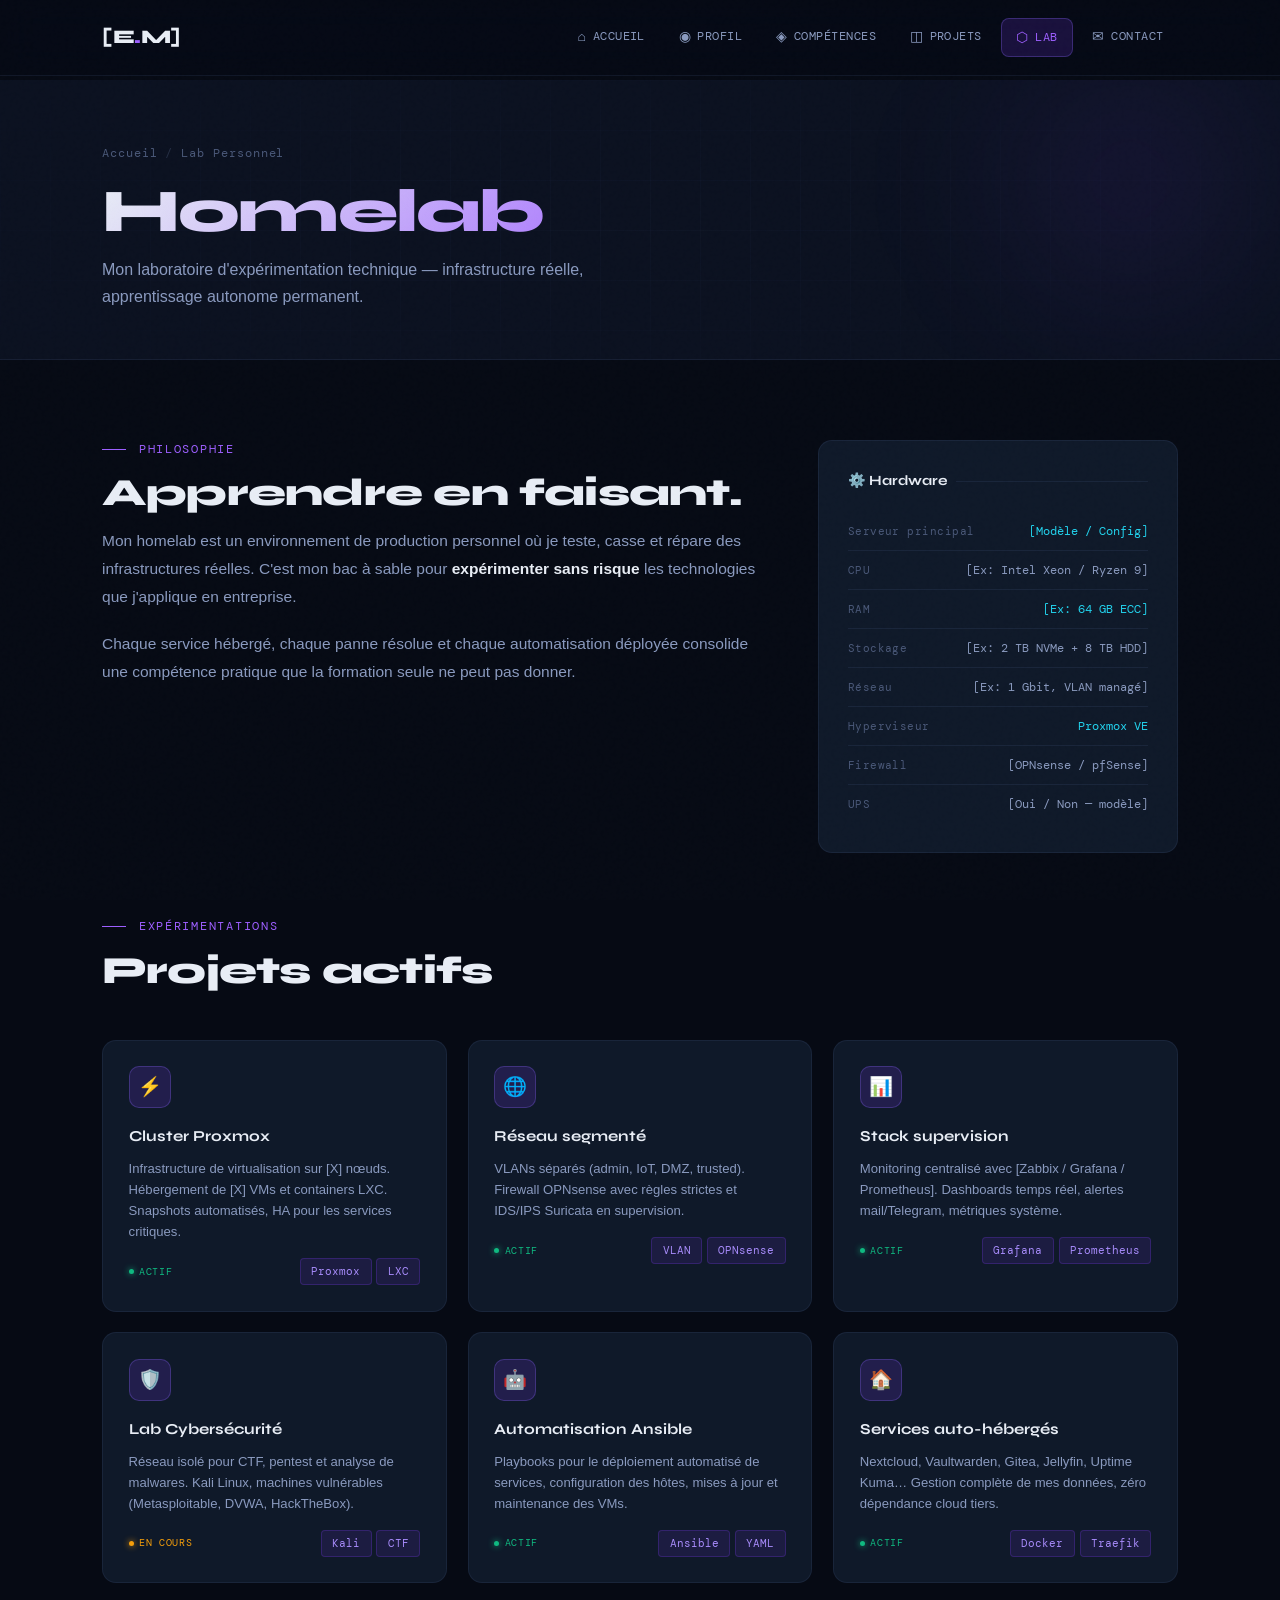
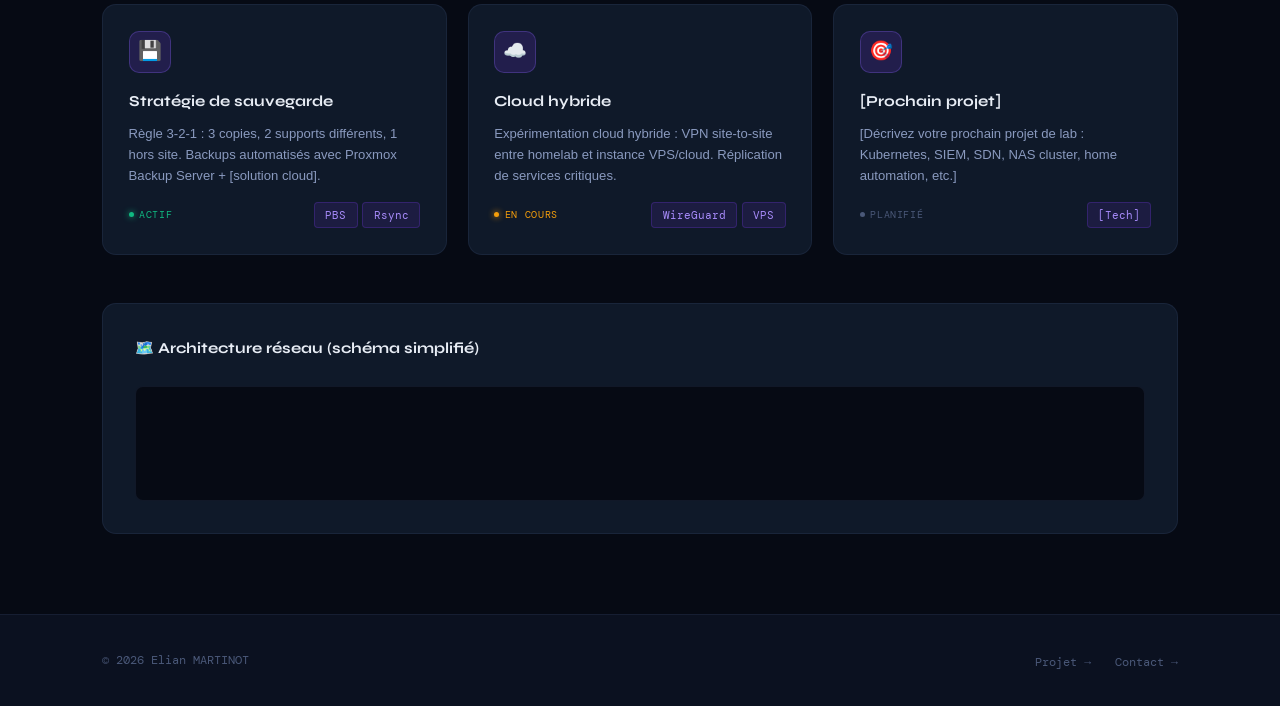
<file: homelab.html>
<!DOCTYPE html>
<html lang="fr">
<head>
  <meta charset="UTF-8" />
  <meta name="viewport" content="width=device-width, initial-scale=1.0" />
  <title>Homelab — Elian MARTINOT</title>
  <link rel="stylesheet" href="style.css" />
  <style>
    /* INTRO LAB */
    .lab-intro {
      display: grid;
      grid-template-columns: 1fr 360px;
      gap: 3rem;
      align-items: start;
      margin-bottom: 4rem;
    }

    .lab-specs {
      background: var(--bg-card);
      border: 1px solid var(--border);
      border-radius: var(--card-radius);
      padding: 1.8rem;
    }

    .lab-specs-title {
      font-family: var(--font-display);
      font-weight: 700;
      font-size: 0.88rem;
      color: var(--text-primary);
      margin-bottom: 1.2rem;
      display: flex;
      align-items: center;
      gap: 0.5rem;
    }

    .lab-specs-title::after {
      content: '';
      flex: 1;
      height: 1px;
      background: var(--border);
    }

    .spec-row {
      display: flex;
      justify-content: space-between;
      align-items: center;
      padding: 0.55rem 0;
      border-bottom: 1px solid var(--border);
      font-size: 0.82rem;
    }

    .spec-row:last-child { border-bottom: none; }

    .spec-key {
      font-family: var(--font-mono);
      font-size: 0.7rem;
      color: var(--text-muted);
      letter-spacing: 0.04em;
    }

    .spec-val {
      color: var(--text-secondary);
      font-family: var(--font-mono);
      font-size: 0.75rem;
    }

    .spec-val.highlight { color: var(--cyan); }

    /* GRID CARDS */
    .homelab-grid {
      display: grid;
      grid-template-columns: repeat(3, 1fr);
      gap: 1.3rem;
    }

    .lab-card {
      background: var(--bg-card);
      border: 1px solid var(--border);
      border-radius: var(--card-radius);
      padding: 1.6rem;
      transition: all 0.3s;
      position: relative;
    }

    .lab-card::before {
      content: '';
      position: absolute;
      top: 0; left: 0; right: 0;
      height: 2px;
      background: linear-gradient(90deg, var(--violet), var(--cyan));
      border-radius: var(--card-radius) var(--card-radius) 0 0;
      opacity: 0;
      transition: opacity 0.3s;
    }

    .lab-card:hover {
      border-color: var(--border-accent);
      background: var(--bg-card-hover);
      transform: translateY(-3px);
    }

    .lab-card:hover::before { opacity: 1; }

    .lab-icon-wrap {
      width: 42px; height: 42px;
      border-radius: 10px;
      display: flex;
      align-items: center;
      justify-content: center;
      font-size: 1.2rem;
      margin-bottom: 1rem;
      background: var(--violet-glow);
      border: 1px solid var(--border-accent);
    }

    .lab-title {
      font-family: var(--font-display);
      font-weight: 700;
      font-size: 0.95rem;
      color: var(--text-primary);
      margin-bottom: 0.5rem;
    }

    .lab-description {
      font-size: 0.82rem;
      color: var(--text-secondary);
      line-height: 1.6;
      margin-bottom: 1rem;
    }

    .lab-footer {
      display: flex;
      align-items: center;
      justify-content: space-between;
      margin-top: auto;
    }

    .lab-status {
      display: inline-flex;
      align-items: center;
      gap: 0.35rem;
      font-family: var(--font-mono);
      font-size: 0.65rem;
      letter-spacing: 0.06em;
      text-transform: uppercase;
      color: var(--success);
    }

    .lab-status::before {
      content: '';
      width: 5px; height: 5px;
      border-radius: 50%;
      background: var(--success);
      box-shadow: 0 0 6px var(--success);
    }

    .lab-status.in-progress { color: var(--warning); }
    .lab-status.in-progress::before { background: var(--warning); box-shadow: 0 0 6px var(--warning); }

    .lab-status.planned { color: var(--text-muted); }
    .lab-status.planned::before { background: var(--text-muted); box-shadow: none; }

    .lab-tags {
      display: flex;
      gap: 0.3rem;
      flex-wrap: wrap;
    }

    /* ARCHITECTURE DIAGRAM (texte) */
    .lab-architecture {
      margin-top: 4rem;
      background: var(--bg-card);
      border: 1px solid var(--border);
      border-radius: var(--card-radius);
      padding: 2rem;
    }

    .arch-title {
      font-family: var(--font-display);
      font-weight: 700;
      font-size: 0.95rem;
      color: var(--text-primary);
      margin-bottom: 1.5rem;
    }

    .arch-schema {
      font-family: var(--font-mono);
      font-size: 0.78rem;
      color: var(--text-secondary);
      line-height: 2;
      overflow-x: auto;
      white-space: pre;
      padding: 1.2rem;
      background: var(--bg-base);
      border-radius: var(--radius-sm);
      border: 1px solid var(--border);
    }

    .arch-schema .highlight { color: var(--cyan); }
    .arch-schema .accent { color: var(--violet-light); }

    @media (max-width: 900px) {
      .lab-intro { grid-template-columns: 1fr; }
      .homelab-grid { grid-template-columns: 1fr 1fr; }
    }

    @media (max-width: 600px) {
      .homelab-grid { grid-template-columns: 1fr; }
    }
  </style>
</head>
<body>

  <nav>
    <div class="container nav-inner">
      <a href="index.html" class="nav-logo">[E<span>.</span>M]</a>
      <ul class="nav-links">
        <li><a href="index.html"><span class="nav-icon">⌂</span> Accueil</a></li>
        <li><a href="about.html"><span class="nav-icon">◉</span> Profil</a></li>
        <li><a href="skills.html"><span class="nav-icon">◈</span> Compétences</a></li>
        <li><a href="projects.html"><span class="nav-icon">◫</span> Projets</a></li>
        <li><a href="homelab.html"><span class="nav-icon">⬡</span> Lab</a></li>
        <li><a href="contact.html"><span class="nav-icon">✉</span> Contact</a></li>
      </ul>
      <div class="nav-hamburger"><span></span><span></span><span></span></div>
    </div>
  </nav>

  <div class="page-wrapper">

    <div class="page-header">
      <div class="page-header-blob"></div>
      <div class="page-header-grid"></div>
      <div class="container page-header-inner">
        <div class="page-breadcrumb">
          <a href="index.html">Accueil</a>
          <span class="page-breadcrumb-sep">/</span>
          <span>Lab Personnel</span>
        </div>
        <h1 class="page-title">Homelab</h1>
        <p class="page-desc">Mon laboratoire d'expérimentation technique — infrastructure réelle, apprentissage autonome permanent.</p>
      </div>
    </div>

    <div class="page-section">
      <div class="container">

        <!-- INTRO + SPECS -->
        <div class="lab-intro">
          <div class="reveal">
            <div class="section-label">Philosophie</div>
            <h2 class="section-title">Apprendre en faisant.</h2>
            <p style="color: var(--text-secondary); line-height: 1.8; margin-bottom: 1.2rem; font-size: 0.97rem;">
              Mon homelab est un environnement de production personnel où je teste,
              casse et répare des infrastructures réelles. C'est mon bac à sable pour
              <strong style="color: var(--text-primary);">expérimenter sans risque</strong>
              les technologies que j'applique en entreprise.
            </p>
            <p style="color: var(--text-secondary); line-height: 1.8; font-size: 0.97rem;">
              Chaque service hébergé, chaque panne résolue et chaque automatisation
              déployée consolide une compétence pratique que la formation seule
              ne peut pas donner.
            </p>
          </div>

          <!-- SPECS HARDWARE — modifiez -->
          <div class="lab-specs reveal reveal-delay-1">
            <div class="lab-specs-title">⚙️ Hardware</div>
            <div class="spec-row">
              <span class="spec-key">Serveur principal</span>
              <span class="spec-val highlight">[Modèle / Config]</span>
            </div>
            <div class="spec-row">
              <span class="spec-key">CPU</span>
              <span class="spec-val">[Ex: Intel Xeon / Ryzen 9]</span>
            </div>
            <div class="spec-row">
              <span class="spec-key">RAM</span>
              <span class="spec-val highlight">[Ex: 64 GB ECC]</span>
            </div>
            <div class="spec-row">
              <span class="spec-key">Stockage</span>
              <span class="spec-val">[Ex: 2 TB NVMe + 8 TB HDD]</span>
            </div>
            <div class="spec-row">
              <span class="spec-key">Réseau</span>
              <span class="spec-val">[Ex: 1 Gbit, VLAN managé]</span>
            </div>
            <div class="spec-row">
              <span class="spec-key">Hyperviseur</span>
              <span class="spec-val highlight">Proxmox VE</span>
            </div>
            <div class="spec-row">
              <span class="spec-key">Firewall</span>
              <span class="spec-val">[OPNsense / pfSense]</span>
            </div>
            <div class="spec-row">
              <span class="spec-key">UPS</span>
              <span class="spec-val">[Oui / Non — modèle]</span>
            </div>
          </div>
        </div>

        <!-- SECTIONS LAB -->
        <div class="section-header reveal">
          <div class="section-label">Expérimentations</div>
          <h2 class="section-title">Projets actifs</h2>
        </div>

        <div class="homelab-grid">

          <!-- VIRTUALISATION -->
          <div class="lab-card reveal">
            <div class="lab-icon-wrap">⚡</div>
            <div class="lab-title">Cluster Proxmox</div>
            <p class="lab-description">
              Infrastructure de virtualisation sur [X] nœuds.
              Hébergement de [X] VMs et containers LXC.
              Snapshots automatisés, HA pour les services critiques.
            </p>
            <div class="lab-footer">
              <div class="lab-status">Actif</div>
              <div class="lab-tags">
                <span class="tech-badge">Proxmox</span>
                <span class="tech-badge">LXC</span>
              </div>
            </div>
          </div>

          <!-- RÉSEAU -->
          <div class="lab-card reveal reveal-delay-1">
            <div class="lab-icon-wrap">🌐</div>
            <div class="lab-title">Réseau segmenté</div>
            <p class="lab-description">
              VLANs séparés (admin, IoT, DMZ, trusted).
              Firewall OPNsense avec règles strictes et IDS/IPS Suricata en supervision.
            </p>
            <div class="lab-footer">
              <div class="lab-status">Actif</div>
              <div class="lab-tags">
                <span class="tech-badge">VLAN</span>
                <span class="tech-badge">OPNsense</span>
              </div>
            </div>
          </div>

          <!-- MONITORING -->
          <div class="lab-card reveal reveal-delay-2">
            <div class="lab-icon-wrap">📊</div>
            <div class="lab-title">Stack supervision</div>
            <p class="lab-description">
              Monitoring centralisé avec [Zabbix / Grafana / Prometheus].
              Dashboards temps réel, alertes mail/Telegram, métriques système.
            </p>
            <div class="lab-footer">
              <div class="lab-status">Actif</div>
              <div class="lab-tags">
                <span class="tech-badge">Grafana</span>
                <span class="tech-badge">Prometheus</span>
              </div>
            </div>
          </div>

          <!-- CYBERSÉCURITÉ -->
          <div class="lab-card reveal">
            <div class="lab-icon-wrap">🛡️</div>
            <div class="lab-title">Lab Cybersécurité</div>
            <p class="lab-description">
              Réseau isolé pour CTF, pentest et analyse de malwares.
              Kali Linux, machines vulnérables (Metasploitable, DVWA, HackTheBox).
            </p>
            <div class="lab-footer">
              <div class="lab-status in-progress">En cours</div>
              <div class="lab-tags">
                <span class="tech-badge">Kali</span>
                <span class="tech-badge">CTF</span>
              </div>
            </div>
          </div>

          <!-- AUTOMATISATION -->
          <div class="lab-card reveal reveal-delay-1">
            <div class="lab-icon-wrap">🤖</div>
            <div class="lab-title">Automatisation Ansible</div>
            <p class="lab-description">
              Playbooks pour le déploiement automatisé de services,
              configuration des hôtes, mises à jour et maintenance des VMs.
            </p>
            <div class="lab-footer">
              <div class="lab-status">Actif</div>
              <div class="lab-tags">
                <span class="tech-badge">Ansible</span>
                <span class="tech-badge">YAML</span>
              </div>
            </div>
          </div>

          <!-- SELF-HOSTED -->
          <div class="lab-card reveal reveal-delay-2">
            <div class="lab-icon-wrap">🏠</div>
            <div class="lab-title">Services auto-hébergés</div>
            <p class="lab-description">
              Nextcloud, Vaultwarden, Gitea, Jellyfin, Uptime Kuma…
              Gestion complète de mes données, zéro dépendance cloud tiers.
            </p>
            <div class="lab-footer">
              <div class="lab-status">Actif</div>
              <div class="lab-tags">
                <span class="tech-badge">Docker</span>
                <span class="tech-badge">Traefik</span>
              </div>
            </div>
          </div>

          <!-- BACKUP -->
          <div class="lab-card reveal">
            <div class="lab-icon-wrap">💾</div>
            <div class="lab-title">Stratégie de sauvegarde</div>
            <p class="lab-description">
              Règle 3-2-1 : 3 copies, 2 supports différents, 1 hors site.
              Backups automatisés avec Proxmox Backup Server + [solution cloud].
            </p>
            <div class="lab-footer">
              <div class="lab-status">Actif</div>
              <div class="lab-tags">
                <span class="tech-badge">PBS</span>
                <span class="tech-badge">Rsync</span>
              </div>
            </div>
          </div>

          <!-- CLOUD PRIVÉ -->
          <div class="lab-card reveal reveal-delay-1">
            <div class="lab-icon-wrap">☁️</div>
            <div class="lab-title">Cloud hybride</div>
            <p class="lab-description">
              Expérimentation cloud hybride : VPN site-to-site entre homelab
              et instance VPS/cloud. Réplication de services critiques.
            </p>
            <div class="lab-footer">
              <div class="lab-status in-progress">En cours</div>
              <div class="lab-tags">
                <span class="tech-badge">WireGuard</span>
                <span class="tech-badge">VPS</span>
              </div>
            </div>
          </div>

          <!-- FUTUR -->
          <div class="lab-card reveal reveal-delay-2">
            <div class="lab-icon-wrap">🎯</div>
            <div class="lab-title">[Prochain projet]</div>
            <p class="lab-description">
              [Décrivez votre prochain projet de lab : Kubernetes, SIEM, SDN,
              NAS cluster, home automation, etc.]
            </p>
            <div class="lab-footer">
              <div class="lab-status planned">Planifié</div>
              <div class="lab-tags">
                <span class="tech-badge">[Tech]</span>
              </div>
            </div>
          </div>

        </div>

        <!-- ARCHITECTURE SCHÉMA -->
        <div class="lab-architecture reveal" style="margin-top: 3rem;">
          <div class="arch-title">🗺️ Architecture réseau (schéma simplifié)</div>
          <div class="arch-schema">
<!--  INTERNET
      │
      ▼
  [FAI Box/Modem]
      │
      ▼
  [OPNsense Firewall] ──── DMZ VLAN ──── [Reverse Proxy Traefik]
      │
      ├── VLAN Admin (10.0.10.0/24) ──── [Proxmox] ──── VMs / LXC
      │
      ├── VLAN Trusted (10.0.20.0/24) ── [NAS] ──── [Backup Server]
      │
      ├── VLAN IoT (10.0.30.0/24) ─────── [Home Assistant]
      │
      └── VLAN Lab Cyber (10.0.99.0/24) ─ [Kali] ──── [Machines vulnérables]

  MODIFIEZ CE SCHÉMA selon votre architecture réelle
-->
          </div>
        </div>

      </div>
    </div>
  </div>

  <footer>
    <div class="container footer-inner">
      <div class="footer-copy">© 2026 Elian MARTINOT</div>
      <ul class="footer-links">
        <li><a href="projects.html">Projet →</a></li>
        <li><a href="contact.html">Contact →</a></li>
      </ul>
    </div>
  </footer>

  <script src="nav.js"></script>
</body>
</html>
</file>
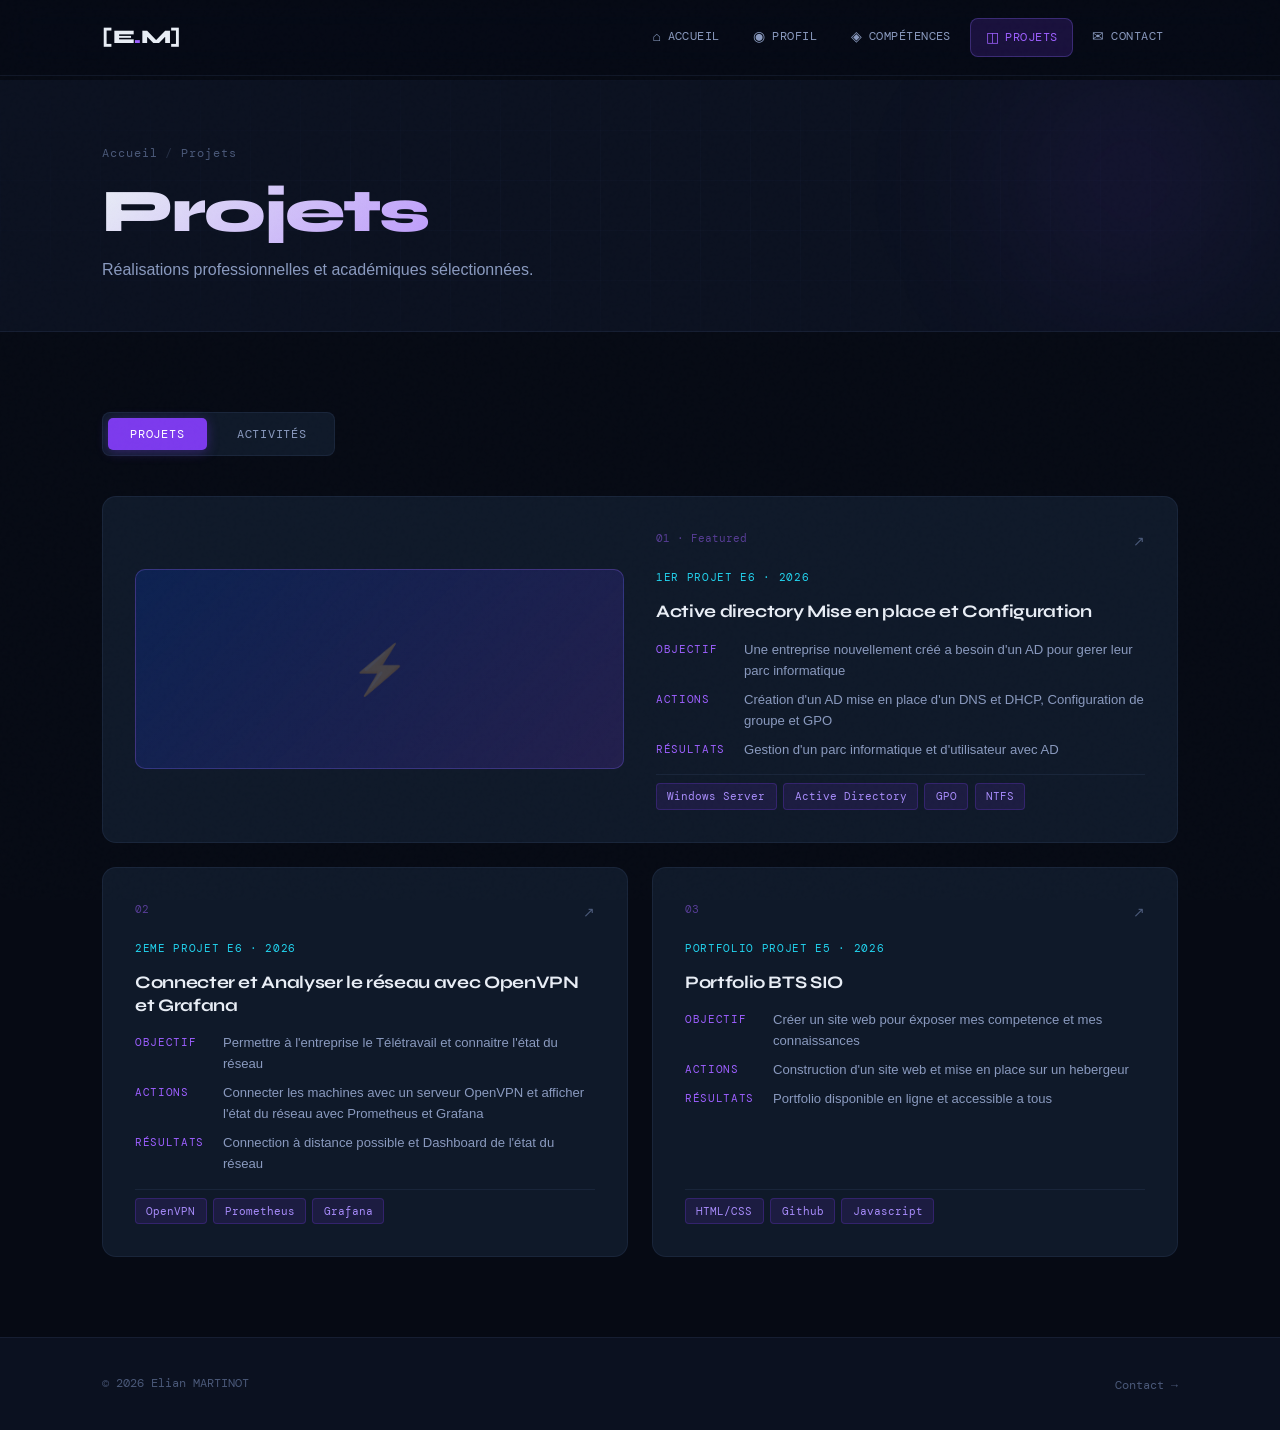
<file: projects.html>
<!DOCTYPE html>
<html lang="fr">
<head>
  <meta charset="UTF-8" />
  <meta name="viewport" content="width=device-width, initial-scale=1.0" />
  <title>Projets — Elian MARTINOT</title>
  <link rel="stylesheet" href="style.css" />
  <style>
    /* TABS */
    .projects-tabs {
      display: flex;
      gap: 0.5rem;
      margin-bottom: 2.5rem;
      background: var(--bg-card);
      border: 1px solid var(--border);
      border-radius: var(--radius-sm);
      padding: 0.3rem;
      width: fit-content;
    }

    .tab-btn {
      font-family: var(--font-mono);
      font-size: 0.75rem;
      letter-spacing: 0.06em;
      text-transform: uppercase;
      padding: 0.5rem 1.4rem;
      border-radius: 5px;
      border: none;
      background: transparent;
      color: var(--text-secondary);
      cursor: pointer;
      transition: all 0.2s;
    }

    .tab-btn.active {
      background: var(--violet);
      color: #fff;
      box-shadow: 0 2px 12px rgba(124,58,237,0.35);
    }

    .tab-panel { display: none; }
    .tab-panel.active { display: block; }

    /* GRID */
    .projects-grid {
      display: grid;
      grid-template-columns: repeat(2, 1fr);
      gap: 1.5rem;
    }

    .project-card {
      background: var(--bg-card);
      border: 1px solid var(--border);
      border-radius: var(--card-radius);
      padding: 2rem;
      display: flex;
      flex-direction: column;
      gap: 0.9rem;
      transition: all 0.3s;
      position: relative;
      overflow: hidden;
    }

    .project-card::after {
      content: '';
      position: absolute;
      bottom: 0; left: 0; right: 0;
      height: 2px;
      background: linear-gradient(90deg, var(--violet), var(--cyan));
      opacity: 0;
      transition: opacity 0.3s;
    }

    .project-card:hover {
      border-color: var(--border-accent);
      transform: translateY(-4px);
      background: var(--bg-card-hover);
      box-shadow: 0 20px 40px rgba(0,0,0,0.3);
    }

    .project-card:hover::after { opacity: 1; }

    .project-header {
      display: flex;
      align-items: flex-start;
      justify-content: space-between;
    }

    .project-num {
      font-family: var(--font-mono);
      font-size: 0.68rem;
      color: var(--violet-light);
      opacity: 0.5;
    }

    .project-link-icon {
      color: var(--text-muted);
      font-size: 0.9rem;
      text-decoration: none;
      transition: color 0.2s;
      cursor: pointer;
    }

    .project-link-icon:hover { color: var(--violet-light); }

    .project-context {
      font-family: var(--font-mono);
      font-size: 0.7rem;
      color: var(--cyan);
      letter-spacing: 0.06em;
      text-transform: uppercase;
    }

    .project-title {
      font-family: var(--font-display);
      font-weight: 700;
      font-size: 1.1rem;
      color: var(--text-primary);
      letter-spacing: -0.02em;
      line-height: 1.3;
    }

    .project-body {
      display: flex;
      flex-direction: column;
      gap: 0.5rem;
    }

    .project-row {
      display: flex;
      gap: 0.5rem;
      font-size: 0.82rem;
      line-height: 1.6;
    }

    .project-row-label {
      font-family: var(--font-mono);
      font-size: 0.68rem;
      color: var(--violet-light);
      text-transform: uppercase;
      letter-spacing: 0.06em;
      min-width: 80px;
      flex-shrink: 0;
      padding-top: 2px;
    }

    .project-row-value {
      color: var(--text-secondary);
    }

    .project-tech {
      display: flex;
      flex-wrap: wrap;
      gap: 0.4rem;
      margin-top: auto;
      padding-top: 0.5rem;
      border-top: 1px solid var(--border);
    }

    /* PROJET FEATURED (carte large) */
    .project-card.featured {
      grid-column: 1 / -1;
      display: grid;
      grid-template-columns: 1fr 1fr;
      gap: 2rem;
      align-items: center;
    }

    .featured-visual {
      height: 200px;
      background: linear-gradient(135deg, var(--blue-deep), var(--violet-glow));
      border-radius: 10px;
      border: 1px solid var(--border-accent);
      display: flex;
      align-items: center;
      justify-content: center;
      font-size: 3rem;
      color: rgba(255,255,255,0.2);
    }

    @media (max-width: 900px) {
      .projects-grid { grid-template-columns: 1fr; }
      .project-card.featured { grid-column: auto; grid-template-columns: 1fr; }
      .featured-visual { height: 120px; }
    }
  </style>
</head>
<body>

  <nav>
    <div class="container nav-inner">
      <a href="index.html" class="nav-logo">[E<span>.</span>M]</a>
      <ul class="nav-links">
        <li><a href="index.html"><span class="nav-icon">⌂</span> Accueil</a></li>
        <li><a href="about.html"><span class="nav-icon">◉</span> Profil</a></li>
        <li><a href="skills.html"><span class="nav-icon">◈</span> Compétences</a></li>
        <li><a href="projects.html"><span class="nav-icon">◫</span> Projets</a></li>
        <li><a href="contact.html"><span class="nav-icon">✉</span> Contact</a></li>
      </ul>
      <div class="nav-hamburger"><span></span><span></span><span></span></div>
    </div>
  </nav>

  <div class="page-wrapper">

    <div class="page-header">
      <div class="page-header-blob"></div>
      <div class="page-header-grid"></div>
      <div class="container page-header-inner">
        <div class="page-breadcrumb">
          <a href="index.html">Accueil</a>
          <span class="page-breadcrumb-sep">/</span>
          <span>Projets</span>
        </div>
        <h1 class="page-title">Projets</h1>
        <p class="page-desc">Réalisations professionnelles et académiques sélectionnées.</p>
      </div>
    </div>

    <div class="page-section">
      <div class="container">

        <!-- ONGLETS -->
        <div class="projects-tabs reveal">
          <button class="tab-btn active" onclick="switchTab(event,'pro')">Projets</button>
          <button class="tab-btn" onclick="switchTab(event,'school')">Activités</button>
        </div>

        <!-- ──────────────────────────────────────
             PROJETS PROFESSIONNELS
             Dupliquez .project-card pour chaque projet
        ────────────────────────────────────── -->
        <div id="tab-pro" class="tab-panel active">
          <div class="projects-grid">

            <!-- PROJET FEATURED (à la une) — modifiez -->
            <div class="project-card featured reveal">
              <div class="featured-visual">⚡</div>
              <div style="display: flex; flex-direction: column; gap: 0.9rem;">
                <div class="project-header">
                  <span class="project-num">01 · Featured</span>
                  <a href="#" class="project-link-icon">↗</a>
                </div>
                <div class="project-context">1er Projet E6 · 2026</div>
                <h3 class="project-title">Active directory Mise en place et Configuration</h3>
                <div class="project-body">
                  <div class="project-row">
                    <span class="project-row-label">Objectif</span>
                    <span class="project-row-value">Une entreprise nouvellement créé a besoin d'un AD pour gerer leur parc informatique</span>
                  </div>
                  <div class="project-row">
                    <span class="project-row-label">Actions</span>
                    <span class="project-row-value">Création d'un AD mise en place d'un DNS et DHCP, Configuration de groupe et GPO</span>
                  </div>
                  <div class="project-row">
                    <span class="project-row-label">Résultats</span>
                    <span class="project-row-value">Gestion d'un parc informatique et d'utilisateur avec AD </span>
                  </div>
                </div>
                <div class="project-tech">
                  <span class="tech-badge">Windows Server</span>
                  <span class="tech-badge">Active Directory</span>
                  <span class="tech-badge">GPO</span>
                  <span class="tech-badge">NTFS</span>
                </div>
              </div>
            </div>

            <!-- PROJET 02 — modifiez -->
            <div class="project-card reveal">
              <div class="project-header">
                <span class="project-num">02</span>
                <a href="#" class="project-link-icon">↗</a>
              </div>
              <div class="project-context">2eme Projet E6 · 2026</div>
              <h3 class="project-title">Connecter et Analyser le réseau avec OpenVPN et Grafana</h3>
              <div class="project-body">
                <div class="project-row">
                  <span class="project-row-label">Objectif</span>
                  <span class="project-row-value">Permettre à l'entreprise le Télétravail et connaitre l'état du réseau</span>
                </div>
                <div class="project-row">
                  <span class="project-row-label">Actions</span>
                  <span class="project-row-value">Connecter les machines avec un serveur OpenVPN et afficher l'état du réseau avec Prometheus et Grafana</span>
                </div>
                <div class="project-row">
                  <span class="project-row-label">Résultats</span>
                  <span class="project-row-value">Connection à distance possible et Dashboard de l'état du réseau</span>
                </div>
              </div>
              <div class="project-tech">
                <span class="tech-badge">OpenVPN</span>
                <span class="tech-badge">Prometheus</span>
                <span class="tech-badge">Grafana</span>
              </div>
            </div>

            <!-- PROJET 03 — modifiez -->
            <div class="project-card reveal reveal-delay-1">
              <div class="project-header">
                <span class="project-num">03</span>
                <a href="#" class="project-link-icon">↗</a>
              </div>
              <div class="project-context">Portfolio Projet E5 · 2026</div>
              <h3 class="project-title">Portfolio BTS SIO</h3>
              <div class="project-body">
                <div class="project-row">
                  <span class="project-row-label">Objectif</span>
                  <span class="project-row-value">Créer un site web pour éxposer mes competence et mes connaissances</span>
                </div>
                <div class="project-row">
                  <span class="project-row-label">Actions</span>
                  <span class="project-row-value">Construction d'un site web et mise en place sur un hebergeur </span>
                </div>
                <div class="project-row">
                  <span class="project-row-label">Résultats</span>
                  <span class="project-row-value">Portfolio disponible en ligne et accessible a tous</span>
                </div>
              </div>
              <div class="project-tech">
                <span class="tech-badge">HTML/CSS</span>
                <span class="tech-badge">Github</span>
                <span class="tech-badge">Javascript</span>
              </div>
            </div>

          </div>
        </div>

        <!-- ──────────────────────────────────────
             PROJETS SCOLAIRES
             Dupliquez .project-card pour chaque projet
        ────────────────────────────────────── -->
        <div id="tab-school" class="tab-panel">
          <div class="projects-grid">

            <!-- PROJET SCOLAIRE S01 — modifiez -->
            <div class="project-card reveal">
              <div class="project-header">
                <span class="project-num">S01</span>
              </div>
              <div class="project-context">Activité en formation· 2026</div>
              <h3 class="project-title">Mise en place d'un Active diretory</h3>
              <div class="project-body">
                <div class="project-row">
                  <span class="project-row-label">Problème</span>
                  <span class="project-row-value">Une entreprise nouvellement créé a besoin d'un AD pour gerer leur parc informatique</span>
                </div>
                <div class="project-row">
                  <span class="project-row-label">Approche</span>
                  <span class="project-row-value">Création d'un AD mise en place d'un DNS et DHCP, Configuration de groupe et GPO</span>
                </div>
                <div class="project-row">
                  <span class="project-row-label">Acquis</span>
                  <span class="project-row-value">Gestion d'un AD, creation de GPO, mise en place d'un espace partager</span>
                </div>
              </div>
              <div class="project-tech">
                <span class="tech-badge">Windows Server</span>
                <span class="tech-badge">Active Directory</span>
                <span class="tech-badge">GPO</span>
              </div>
            </div>

            <!-- PROJET SCOLAIRE S02 — modifiez -->
            <div class="project-card reveal reveal-delay-1">
              <div class="project-header">
                <span class="project-num">S02</span>
              </div>
              <div class="project-context">Activité en formation - 2025</div>
              <h3 class="project-title">GLPI</h3>
              <div class="project-body">
                <div class="project-row">
                  <span class="project-row-label">Problème</span>
                  <span class="project-row-value">besoin d'un systeme de ticketing et de referencement de parc informatique</span>
                </div>
                <div class="project-row">
                  <span class="project-row-label">Approche</span>
                  <span class="project-row-value">Installation de GLPI sur Ubuntu server</span>
                </div>
                <div class="project-row">
                  <span class="project-row-label">Acquis</span>
                  <span class="project-row-value">Installation et mise en place dun outil de ticketing sur un environnement linux</span>
                </div>
              </div>
              <div class="project-tech">
                <span class="tech-badge">Ubuntu server</span>
                <span class="tech-badge">GLPI</span>
                <span class="tech-badge">Ticketing</span>
              </div>
            </div>

            <!-- PROJET SCOLAIRE S03 — modifiez -->
            <div class="project-card reveal reveal-delay-2">
              <div class="project-header">
                <span class="project-num">S03</span>
              </div>
              <div class="project-context">Activités en formation - 2026</div>
              <h3 class="project-title">Virtualisation Proxmox</h3>
              <div class="project-body">
                <div class="project-row">
                  <span class="project-row-label">Problème</span>
                  <span class="project-row-value">Besoin d'un espace pour faire tourner des machine virtuelle</span>
                </div>
                <div class="project-row">
                  <span class="project-row-label">Approche</span>
                  <span class="project-row-value">Configuration d'un serveur Proxmox</span>
                </div>
                <div class="project-row">
                  <span class="project-row-label">Acquis</span>
                  <span class="project-row-value">Compréhension des logiciel de virtualisation</span>
                </div>
              </div>
              <div class="project-tech">
                <span class="tech-badge">Proxmox</span>
                <span class="tech-badge">Linux</span>
                <span class="tech-badge">Sécurité</span>
              </div>
            </div>

            <!-- PROJET SCOLAIRE S04 — modifiez -->
            <div class="project-card reveal reveal-delay-2">
              <div class="project-header">
                <span class="project-num">S04</span>
              </div>
              <div class="project-context">Activités en entreprise - 2024-2025</div>
              <h3 class="project-title">Capture d'image windows avec WDS</h3>
              <div class="project-body">
                <div class="project-row">
                  <span class="project-row-label">Problème</span>
                  <span class="project-row-value">Besoin d'un nouveau Master pour la configuration des ordinateurs</span>
                </div>
                <div class="project-row">
                  <span class="project-row-label">Approche</span>
                  <span class="project-row-value">Utilisation du WDS det du mode audit pour creer l'image</span>
                </div>
                <div class="project-row">
                  <span class="project-row-label">Acquis</span>
                  <span class="project-row-value">Utilisation d'un WDS et comment faire un master</span>
                </div>
              </div>
              <div class="project-tech">
                <span class="tech-badge">WDS</span>
                <span class="tech-badge">Windows</span>
                <span class="tech-badge">Master d'installation</span>
              </div>
            </div>

            <!-- PROJET SCOLAIRE S05 — modifiez -->
            <div class="project-card reveal reveal-delay-2">
              <div class="project-header">
                <span class="project-num">S05</span>
              </div>
              <div class="project-context">Activités en entreprise - 2024-2025</div>
              <h3 class="project-title">Deploiment d'un WSUS</h3>
              <div class="project-body">
                <div class="project-row">
                  <span class="project-row-label">Problème</span>
                  <span class="project-row-value">Besoins d'un systeme de mise a jour mutualiser pourle parc informatique</span>
                </div>
                <div class="project-row">
                  <span class="project-row-label">Approche</span>
                  <span class="project-row-value">Installer wsus et lier au machine du parc</span>
                </div>
                <div class="project-row">
                  <span class="project-row-label">Acquis</span>
                  <span class="project-row-value">Microsoft update mise en place de WSUS</span>
                </div>
              </div>
              <div class="project-tech">
                <span class="tech-badge">Windows</span>
                <span class="tech-badge">WSUS</span>
                <span class="tech-badge">Update</span>
              </div>
            </div>

            <!-- PROJET SCOLAIRE S06 — modifiez -->
            <div class="project-card reveal reveal-delay-2">
              <div class="project-header">
                <span class="project-num">S06</span>
              </div>
              <div class="project-context">Activités en entreprise - 2025-2026</div>
              <h3 class="project-title">Migration de filer</h3>
              <div class="project-body">
                <div class="project-row">
                  <span class="project-row-label">Problème</span>
                  <span class="project-row-value">Besoin de rassembler les filer et les migrer ensembles</span>
                </div>
                <div class="project-row">
                  <span class="project-row-label">Approche</span>
                  <span class="project-row-value">Preparer les fichiers les autorisations et les chemin ainsi que les matrices de sécurité</span>
                </div>
                <div class="project-row">
                  <span class="project-row-label">Acquis</span>
                  <span class="project-row-value">Comment fonctionne les filers et les droits NTFS</span>
                </div>
              </div>
              <div class="project-tech">
                <span class="tech-badge">Filer</span>
                <span class="tech-badge">NTFS</span>
                <span class="tech-badge">Sécurité</span>
              </div>
            </div>

          </div>
        </div>

      </div>
    </div>
  </div>

  <footer>
    <div class="container footer-inner">
      <div class="footer-copy">© 2026 Elian MARTINOT</div>
      <ul class="footer-links">
        <li><a href="contact.html">Contact →</a></li>
      </ul>
    </div>
  </footer>

  <script src="nav.js"></script>
  <script>
    function switchTab(e, id) {
      document.querySelectorAll('.tab-btn').forEach(b => b.classList.remove('active'));
      document.querySelectorAll('.tab-panel').forEach(p => p.classList.remove('active'));
      e.target.classList.add('active');
      document.getElementById('tab-' + id).classList.add('active');
    }
  </script>
</body>
</html>
</file>
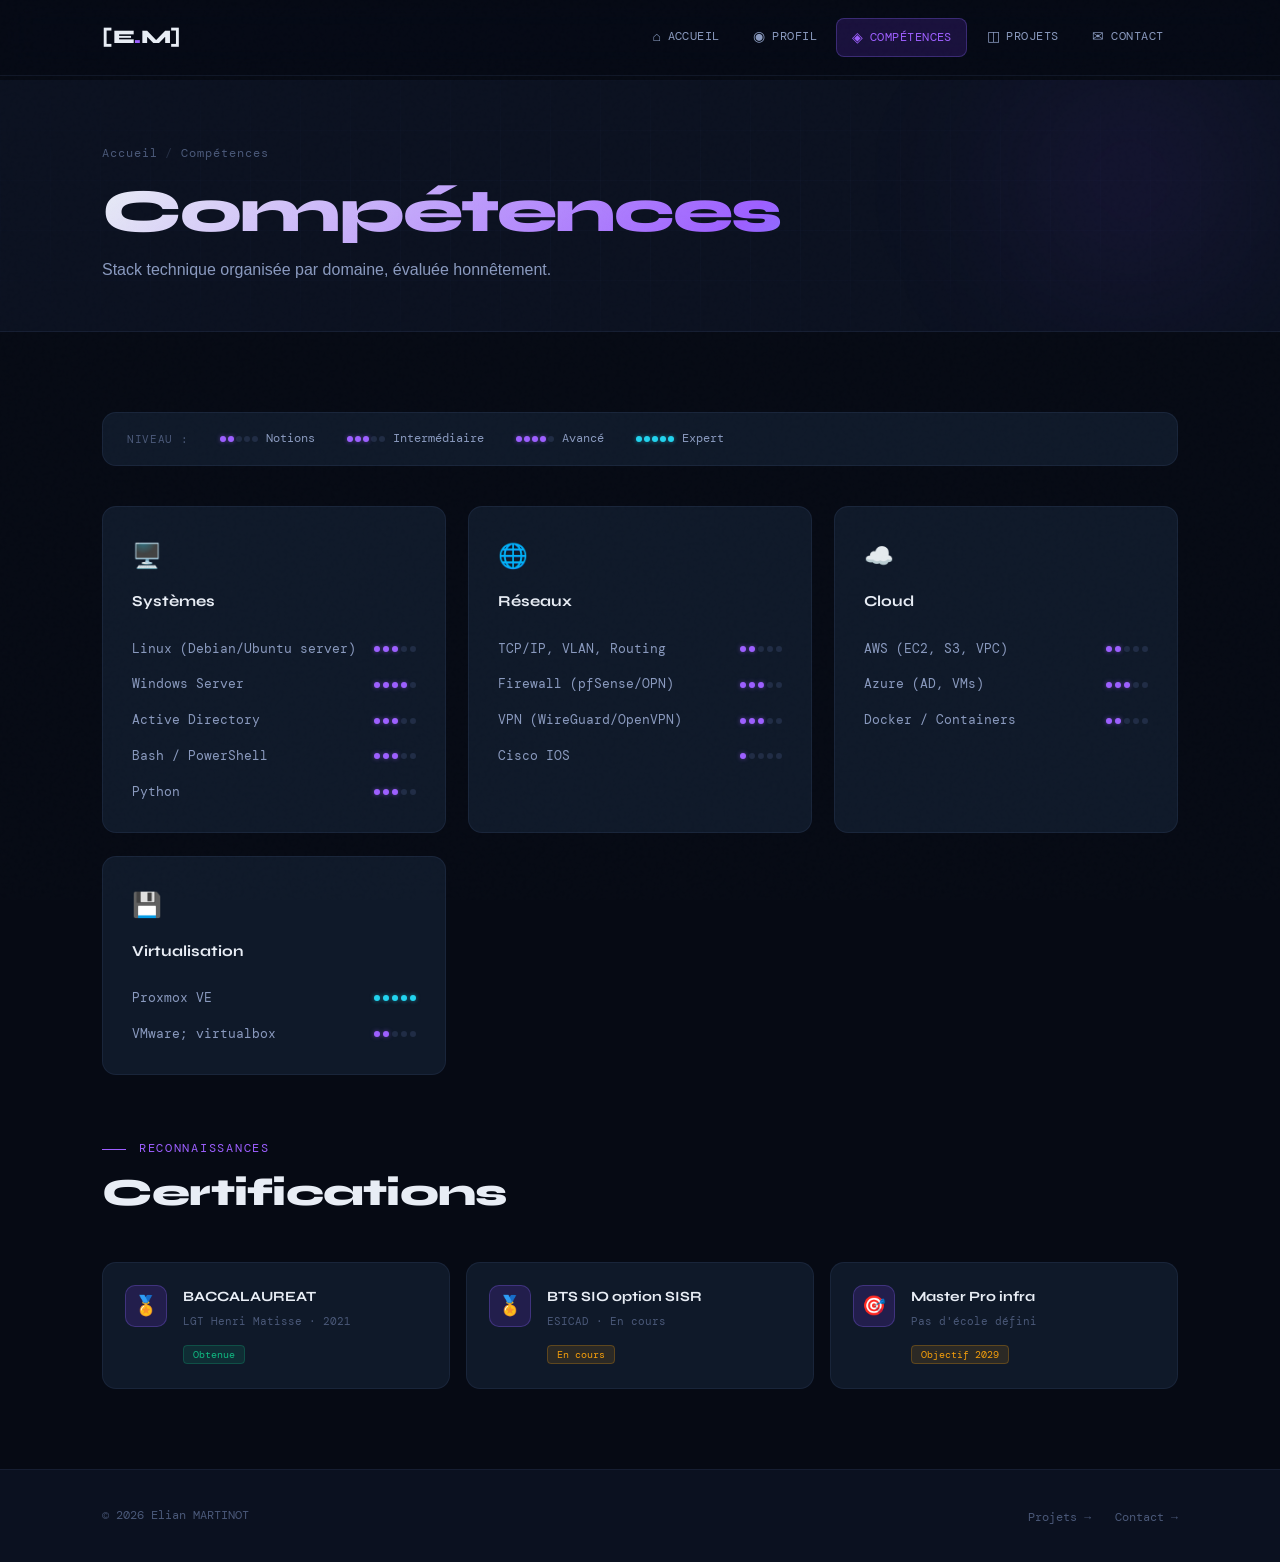
<file: skills.html>
<!DOCTYPE html>
<html lang="fr">
<head>
  <meta charset="UTF-8" />
  <meta name="viewport" content="width=device-width, initial-scale=1.0" />
  <title>Compétences — Elian MARTINOT</title>
  <link rel="stylesheet" href="style.css" />
  <style>
    .skills-categories {
      display: grid;
      grid-template-columns: repeat(3, 1fr);
      gap: 1.4rem;
      margin-bottom: 4rem;
    }

    .skill-category {
      background: var(--bg-card);
      border: 1px solid var(--border);
      border-radius: var(--card-radius);
      padding: 1.8rem;
      transition: all 0.3s;
      position: relative;
      overflow: hidden;
    }

    .skill-category::before {
      content: '';
      position: absolute;
      top: 0; left: 0; right: 0;
      height: 2px;
      background: linear-gradient(90deg, var(--violet), var(--cyan));
      opacity: 0;
      transition: opacity 0.3s;
    }

    .skill-category:hover {
      border-color: var(--border-accent);
      background: var(--bg-card-hover);
      transform: translateY(-3px);
    }

    .skill-category:hover::before { opacity: 1; }

    .skill-cat-icon {
      font-size: 1.5rem;
      margin-bottom: 0.8rem;
      display: block;
    }

    .skill-cat-title {
      font-family: var(--font-display);
      font-weight: 700;
      font-size: 0.95rem;
      color: var(--text-primary);
      margin-bottom: 1.4rem;
    }

    .skill-list {
      list-style: none;
      display: flex;
      flex-direction: column;
      gap: 0.85rem;
    }

    .skill-item {
      display: flex;
      align-items: center;
      justify-content: space-between;
      gap: 0.5rem;
    }

    .skill-name {
      font-size: 0.82rem;
      color: var(--text-secondary);
      font-family: var(--font-mono);
    }

    .skill-level {
      display: flex;
      gap: 3px;
    }

    .skill-dot {
      width: 6px; height: 6px;
      border-radius: 50%;
      background: rgba(99,120,180,0.2);
      transition: background 0.3s;
    }

    .skill-dot.filled { background: var(--violet-light); box-shadow: 0 0 4px rgba(157,95,255,0.5); }
    .skill-dot.expert { background: var(--cyan); box-shadow: 0 0 4px rgba(34,211,238,0.5); }

    /* LÉGENDE NIVEAUX */
    .skill-legend {
      display: flex;
      gap: 2rem;
      align-items: center;
      padding: 1rem 1.5rem;
      background: var(--bg-card);
      border: 1px solid var(--border);
      border-radius: var(--card-radius);
      margin-bottom: 2.5rem;
      flex-wrap: wrap;
    }

    .legend-label {
      font-family: var(--font-mono);
      font-size: 0.68rem;
      color: var(--text-muted);
      letter-spacing: 0.06em;
      text-transform: uppercase;
    }

    .legend-item {
      display: flex;
      align-items: center;
      gap: 0.5rem;
      font-family: var(--font-mono);
      font-size: 0.72rem;
      color: var(--text-secondary);
    }

    .legend-dots {
      display: flex;
      gap: 2px;
    }

    /* CERTIFICATIONS */
    .certs-grid {
      display: grid;
      grid-template-columns: repeat(3, 1fr);
      gap: 1rem;
    }

    .cert-card {
      background: var(--bg-card);
      border: 1px solid var(--border);
      border-radius: var(--card-radius);
      padding: 1.4rem;
      display: flex;
      gap: 1rem;
      align-items: flex-start;
      transition: all 0.3s;
    }

    .cert-card:hover {
      border-color: var(--border-accent);
      background: var(--bg-card-hover);
    }

    .cert-badge {
      width: 42px; height: 42px;
      border-radius: 10px;
      background: var(--violet-glow);
      border: 1px solid var(--border-accent);
      display: flex;
      align-items: center;
      justify-content: center;
      font-size: 1.2rem;
      flex-shrink: 0;
    }

    .cert-name {
      font-family: var(--font-display);
      font-weight: 700;
      font-size: 0.88rem;
      color: var(--text-primary);
      margin-bottom: 0.2rem;
    }

    .cert-org {
      font-family: var(--font-mono);
      font-size: 0.68rem;
      color: var(--text-muted);
      margin-bottom: 0.5rem;
    }

    .cert-status {
      font-family: var(--font-mono);
      font-size: 0.65rem;
      padding: 0.15rem 0.55rem;
      border-radius: 4px;
      background: rgba(16,185,129,0.12);
      border: 1px solid rgba(16,185,129,0.25);
      color: var(--success);
    }

    .cert-status.ongoing {
      background: rgba(245,158,11,0.12);
      border-color: rgba(245,158,11,0.25);
      color: var(--warning);
    }

    @media (max-width: 900px) {
      .skills-categories { grid-template-columns: 1fr 1fr; }
      .certs-grid { grid-template-columns: 1fr 1fr; }
    }

    @media (max-width: 600px) {
      .skills-categories { grid-template-columns: 1fr; }
      .certs-grid { grid-template-columns: 1fr; }
    }
  </style>
</head>
<body>

  <!-- NAVIGATION -->
  <nav>
    <div class="container nav-inner">
      <a href="index.html" class="nav-logo">[E<span>.</span>M]</a>
      <ul class="nav-links">
        <li><a href="index.html"><span class="nav-icon">⌂</span> Accueil</a></li>
        <li><a href="about.html"><span class="nav-icon">◉</span> Profil</a></li>
        <li><a href="skills.html"><span class="nav-icon">◈</span> Compétences</a></li>
        <li><a href="projects.html"><span class="nav-icon">◫</span> Projets</a></li>
        <li><a href="contact.html"><span class="nav-icon">✉</span> Contact</a></li>
      </ul>
      <div class="nav-hamburger"><span></span><span></span><span></span></div>
    </div>
  </nav>

  <div class="page-wrapper">

    <div class="page-header">
      <div class="page-header-blob"></div>
      <div class="page-header-grid"></div>
      <div class="container page-header-inner">
        <div class="page-breadcrumb">
          <a href="index.html">Accueil</a>
          <span class="page-breadcrumb-sep">/</span>
          <span>Compétences</span>
        </div>
        <h1 class="page-title">Compétences</h1>
        <p class="page-desc">Stack technique organisée par domaine, évaluée honnêtement.</p>
      </div>
    </div>

    <div class="page-section">
      <div class="container">

        <!-- LÉGENDE -->
        <div class="skill-legend reveal">
          <span class="legend-label">Niveau :</span>
          <div class="legend-item">
            <div class="legend-dots">
              <div class="skill-dot filled"></div>
              <div class="skill-dot filled"></div>
              <div class="skill-dot"></div><div class="skill-dot"></div><div class="skill-dot"></div>
            </div>
            Notions
          </div>
          <div class="legend-item">
            <div class="legend-dots">
              <div class="skill-dot filled"></div><div class="skill-dot filled"></div>
              <div class="skill-dot filled"></div><div class="skill-dot"></div><div class="skill-dot"></div>
            </div>
            Intermédiaire
          </div>
          <div class="legend-item">
            <div class="legend-dots">
              <div class="skill-dot filled"></div><div class="skill-dot filled"></div>
              <div class="skill-dot filled"></div><div class="skill-dot filled"></div><div class="skill-dot"></div>
            </div>
            Avancé
          </div>
          <div class="legend-item">
            <div class="legend-dots">
              <div class="skill-dot expert"></div><div class="skill-dot expert"></div>
              <div class="skill-dot expert"></div><div class="skill-dot expert"></div><div class="skill-dot expert"></div>
            </div>
            Expert
          </div>
        </div>

        <!-- CATÉGORIES -->
        <div class="skills-categories">

          <!-- SYSTÈMES -->
          <div class="skill-category reveal">
            <span class="skill-cat-icon">🖥️</span>
            <div class="skill-cat-title">Systèmes</div>
            <ul class="skill-list">
              <li class="skill-item">
                <span class="skill-name">Linux (Debian/Ubuntu server)</span>
                <div class="skill-level">
                  <div class="skill-dot filled"></div><div class="skill-dot filled"></div>
                  <div class="skill-dot filled"></div><div class="skill-dot"></div>
                  <div class="skill-dot"></div>
                </div>
              </li>
              <li class="skill-item">
                <span class="skill-name">Windows Server</span>
                <div class="skill-level">
                  <div class="skill-dot filled"></div><div class="skill-dot filled"></div>
                  <div class="skill-dot filled"></div><div class="skill-dot filled"></div>
                  <div class="skill-dot"></div>
                </div>
              </li>
              <li class="skill-item">
                <span class="skill-name">Active Directory</span>
                <div class="skill-level">
                  <div class="skill-dot filled"></div><div class="skill-dot filled"></div>
                  <div class="skill-dot filled"></div><div class="skill-dot"></div>
                  <div class="skill-dot"></div>
                </div>
              </li>
              <li class="skill-item">
                <span class="skill-name">Bash / PowerShell</span>
                <div class="skill-level">
                  <div class="skill-dot filled"></div><div class="skill-dot filled"></div>
                  <div class="skill-dot filled"></div><div class="skill-dot"></div>
                  <div class="skill-dot"></div>
                </div>
              </li>
              <li class="skill-item">
                <span class="skill-name">Python</span>
                <div class="skill-level">
                  <div class="skill-dot filled"></div><div class="skill-dot filled"></div>
                  <div class="skill-dot filled"></div><div class="skill-dot"></div>
                  <div class="skill-dot"></div>
                </div>
              </li>
            </ul>
          </div>

          <!-- RÉSEAUX -->
          <div class="skill-category reveal reveal-delay-1">
            <span class="skill-cat-icon">🌐</span>
            <div class="skill-cat-title">Réseaux</div>
            <ul class="skill-list">
              <li class="skill-item">
                <span class="skill-name">TCP/IP, VLAN, Routing</span>
                <div class="skill-level">
                  <div class="skill-dot filled"></div><div class="skill-dot filled"></div>
                 <div class="skill-dot"></div><div class="skill-dot"></div>
                  <div class="skill-dot"></div>
                </div>
              </li>
              <li class="skill-item">
                <span class="skill-name">Firewall (pfSense/OPN)</span>
                <div class="skill-level">
                  <div class="skill-dot filled"></div><div class="skill-dot filled"></div>
                  <div class="skill-dot filled"></div><div class="skill-dot"></div>
                  <div class="skill-dot"></div>
                </div>
              </li>
              <li class="skill-item">
                <span class="skill-name">VPN (WireGuard/OpenVPN)</span>
                <div class="skill-level">
                  <div class="skill-dot filled"></div><div class="skill-dot filled"></div>
                  <div class="skill-dot filled"></div><div class="skill-dot"></div>
                  <div class="skill-dot"></div>
                </div>
              </li>
              <li class="skill-item">
                <span class="skill-name">Cisco IOS</span>
                <div class="skill-level">
                  <div class="skill-dot filled"></div><div class="skill-dot"></div>
                  <div class="skill-dot"></div><div class="skill-dot"></div>
                  <div class="skill-dot"></div>
                </div>
              </li>
            </ul>
          </div>

          <!-- CLOUD -->
          <div class="skill-category reveal reveal-delay-2">
            <span class="skill-cat-icon">☁️</span>
            <div class="skill-cat-title">Cloud</div>
            <ul class="skill-list">
              <li class="skill-item">
                <span class="skill-name">AWS (EC2, S3, VPC)</span>
                <div class="skill-level">
                  <div class="skill-dot filled"></div><div class="skill-dot filled"></div>
                  <div class="skill-dot"></div><div class="skill-dot"></div>
                  <div class="skill-dot"></div>
                </div>
              </li>
              <li class="skill-item">
                <span class="skill-name">Azure (AD, VMs)</span>
                <div class="skill-level">
                  <div class="skill-dot filled"></div><div class="skill-dot filled"></div>
                  <div class="skill-dot filled"></div><div class="skill-dot"></div>
                  <div class="skill-dot"></div>
                </div>
              </li>
              <li class="skill-item">
                <span class="skill-name">Docker / Containers</span>
                <div class="skill-level">
                  <div class="skill-dot filled"></div><div class="skill-dot filled"></div>
                  <div class="skill-dot"></div><div class="skill-dot"></div>
                  <div class="skill-dot"></div>
                </div>
              </li>
            </ul>
          </div>

          <!-- VIRTUALISATION -->
          <div class="skill-category reveal">
            <span class="skill-cat-icon">💾</span>
            <div class="skill-cat-title">Virtualisation</div>
            <ul class="skill-list">
              <li class="skill-item">
                <span class="skill-name">Proxmox VE</span>
                <div class="skill-level">
                  <div class="skill-dot expert"></div><div class="skill-dot expert"></div>
                  <div class="skill-dot expert"></div><div class="skill-dot expert"></div>
                  <div class="skill-dot expert"></div>
                </div>
              </li>
              <li class="skill-item">
                <span class="skill-name">VMware; virtualbox</span>
                <div class="skill-level">
                  <div class="skill-dot filled"></div><div class="skill-dot filled"></div>
                  <div class="skill-dot"></div><div class="skill-dot"></div>
                  <div class="skill-dot"></div>
                </div>
              </li>
            </ul>
          </div>          
        </div>

        <!-- CERTIFICATIONS -->
        <div class="section-header reveal">
          <div class="section-label">Reconnaissances</div>
          <h2 class="section-title">Certifications</h2>
        </div>

        <div class="certs-grid">
          <div class="cert-card reveal">
            <div class="cert-badge">🏅</div>
            <div>
              <div class="cert-name">BACCALAUREAT</div>
              <div class="cert-org">LGT Henri Matisse · 2021</div>
              <span class="cert-status">Obtenue</span>
            </div>
          </div>
          <div class="cert-card reveal reveal-delay-1">
            <div class="cert-badge">🏅</div>
            <div>
              <div class="cert-name">BTS SIO option SISR</div>
              <div class="cert-org">ESICAD · En cours</div>
              <span class="cert-status ongoing">En cours</span>
            </div>
          </div>
          <div class="cert-card reveal reveal-delay-2">
            <div class="cert-badge">🎯</div>
            <div>
              <div class="cert-name">Master Pro infra</div>
              <div class="cert-org">Pas d'école défini</div>
              <span class="cert-status ongoing">Objectif 2029</span>
            </div>
          </div>
        </div>

      </div>
    </div>
  </div>

  <footer>
    <div class="container footer-inner">
      <div class="footer-copy">© 2026 Elian MARTINOT</div>
      <ul class="footer-links">
        <li><a href="projects.html">Projets →</a></li>
        <li><a href="contact.html">Contact →</a></li>
      </ul>
    </div>
  </footer>

  <script src="nav.js"></script>
</body>
</html>
</file>
<file: style.css>
/* ============================================================
   DESIGN SYSTEM — PALETTE & VARIABLES
============================================================ */
@import url('https://fonts.googleapis.com/css2?family=Syne:wght@400;600;700;800&family=DM+Mono:wght@300;400;500&family=Cabinet+Grotesk:wght@300;400;500;700&display=swap');

:root {
  --bg-base:        #060a14;
  --bg-surface:     #0b1120;
  --bg-card:        #0f1929;
  --bg-card-hover:  #131f32;
  --border:         rgba(99, 120, 180, 0.12);
  --border-accent:  rgba(120, 90, 220, 0.35);
  --blue-deep:      #0d2251;
  --blue-mid:       #1a3a7a;
  --violet:         #7c3aed;
  --violet-light:   #9d5fff;
  --violet-glow:    rgba(124, 58, 237, 0.18);
  --cyan:           #22d3ee;
  --cyan-glow:      rgba(34, 211, 238, 0.12);
  --text-primary:   #e8edf5;
  --text-secondary: #8a9abf;
  --text-muted:     #4a5878;
  --text-accent:    #a78bfa;
  --success:        #10b981;
  --warning:        #f59e0b;
  --section-gap:    5rem;
  --card-radius:    14px;
  --radius-sm:      8px;
  --font-display:   'Syne', sans-serif;
  --font-body:      'Cabinet Grotesk', sans-serif;
  --font-mono:      'DM Mono', monospace;
}

/* ============================================================
   RESET & BASE
============================================================ */
*, *::before, *::after { box-sizing: border-box; margin: 0; padding: 0; }

html {
  scroll-behavior: smooth;
  scrollbar-width: thin;
  scrollbar-color: var(--violet) var(--bg-surface);
}

body {
  background: var(--bg-base);
  color: var(--text-primary);
  font-family: var(--font-body);
  font-size: 16px;
  line-height: 1.7;
  overflow-x: hidden;
  min-height: 100vh;
}

::-webkit-scrollbar { width: 5px; }
::-webkit-scrollbar-track { background: var(--bg-surface); }
::-webkit-scrollbar-thumb { background: var(--violet); border-radius: 99px; }

body::before {
  content: '';
  position: fixed;
  inset: 0;
  background-image: url("data:image/svg+xml,%3Csvg viewBox='0 0 256 256' xmlns='http://www.w3.org/2000/svg'%3E%3Cfilter id='noise'%3E%3CfeTurbulence type='fractalNoise' baseFrequency='0.9' numOctaves='4' stitchTiles='stitch'/%3E%3C/filter%3E%3Crect width='100%25' height='100%25' filter='url(%23noise)' opacity='0.04'/%3E%3C/svg%3E");
  pointer-events: none;
  z-index: 999;
  opacity: 0.4;
}

/* ============================================================
   LAYOUT
============================================================ */
.container {
  max-width: 1140px;
  margin: 0 auto;
  padding: 0 2rem;
}

.page-wrapper {
  padding-top: 80px;
  min-height: 100vh;
}

section, .page-section {
  padding: var(--section-gap) 0;
}

/* ============================================================
   NAVIGATION
============================================================ */
nav {
  position: fixed;
  top: 0; left: 0; right: 0;
  z-index: 100;
  padding: 1.1rem 0;
  background: rgba(6, 10, 20, 0.75);
  backdrop-filter: blur(18px) saturate(150%);
  border-bottom: 1px solid var(--border);
  transition: background 0.3s ease;
}

nav.scrolled { background: rgba(6, 10, 20, 0.95); }

.nav-inner {
  display: flex;
  align-items: center;
  justify-content: space-between;
}

.nav-logo {
  font-family: var(--font-display);
  font-weight: 800;
  font-size: 1.2rem;
  color: var(--text-primary);
  text-decoration: none;
  letter-spacing: -0.02em;
}

.nav-logo span { color: var(--violet-light); }

.nav-links {
  display: flex;
  gap: 0.3rem;
  list-style: none;
}

.nav-links a {
  font-family: var(--font-mono);
  font-size: 0.75rem;
  color: var(--text-secondary);
  text-decoration: none;
  letter-spacing: 0.04em;
  text-transform: uppercase;
  transition: color 0.2s;
  padding: 0.45rem 0.9rem;
  border-radius: var(--radius-sm);
  display: flex;
  align-items: center;
  gap: 0.4rem;
}

.nav-links a:hover { color: var(--text-primary); background: rgba(255,255,255,0.04); }

.nav-links a.active {
  color: var(--violet-light);
  background: var(--violet-glow);
  border: 1px solid var(--border-accent);
}

.nav-links a .nav-icon { font-size: 0.85rem; }

.nav-cta {
  font-family: var(--font-mono);
  font-size: 0.75rem;
  text-transform: uppercase;
  letter-spacing: 0.08em;
  padding: 0.5rem 1.3rem;
  border: 1px solid var(--border-accent);
  border-radius: var(--radius-sm);
  color: var(--violet-light);
  text-decoration: none;
  transition: all 0.25s;
  background: transparent;
}

.nav-cta:hover {
  background: var(--violet-glow);
  border-color: var(--violet-light);
  color: #fff;
}

/* Hamburger mobile */
.nav-hamburger {
  display: none;
  flex-direction: column;
  gap: 5px;
  cursor: pointer;
  padding: 4px;
}

.nav-hamburger span {
  display: block;
  width: 22px; height: 1.5px;
  background: var(--text-secondary);
  border-radius: 99px;
  transition: all 0.3s;
}

/* ============================================================
   PAGE HEADER (bannière haut de chaque page)
============================================================ */
.page-header {
  padding: 4rem 0 3rem;
  position: relative;
  overflow: hidden;
  border-bottom: 1px solid var(--border);
  background: var(--bg-surface);
}

.page-header-blob {
  position: absolute;
  width: 400px; height: 400px;
  border-radius: 50%;
  background: radial-gradient(circle, rgba(124,58,237,0.1) 0%, transparent 70%);
  top: -100px; right: -50px;
  filter: blur(60px);
  pointer-events: none;
}

.page-header-grid {
  position: absolute;
  inset: 0;
  background-image:
    linear-gradient(rgba(99,120,180,0.04) 1px, transparent 1px),
    linear-gradient(90deg, rgba(99,120,180,0.04) 1px, transparent 1px);
  background-size: 50px 50px;
  mask-image: radial-gradient(ellipse 80% 80% at 50% 50%, black, transparent);
}

.page-header-inner {
  position: relative;
  z-index: 2;
}

.page-breadcrumb {
  font-family: var(--font-mono);
  font-size: 0.72rem;
  color: var(--text-muted);
  letter-spacing: 0.08em;
  margin-bottom: 1rem;
  display: flex;
  align-items: center;
  gap: 0.5rem;
}

.page-breadcrumb a {
  color: var(--text-muted);
  text-decoration: none;
  transition: color 0.2s;
}

.page-breadcrumb a:hover { color: var(--text-secondary); }

.page-breadcrumb-sep { opacity: 0.4; }

.page-title {
  font-family: var(--font-display);
  font-size: clamp(2.2rem, 5vw, 3.8rem);
  font-weight: 800;
  letter-spacing: -0.03em;
  line-height: 1.05;
  background: linear-gradient(135deg, #e8edf5 0%, var(--violet-light) 60%, var(--cyan) 100%);
  -webkit-background-clip: text;
  -webkit-text-fill-color: transparent;
  background-clip: text;
  margin-bottom: 0.8rem;
}

.page-desc {
  font-size: 1rem;
  color: var(--text-secondary);
  max-width: 540px;
}

/* ============================================================
   SECTION HEADERS
============================================================ */
.section-label {
  font-family: var(--font-mono);
  font-size: 0.72rem;
  letter-spacing: 0.15em;
  text-transform: uppercase;
  color: var(--violet-light);
  margin-bottom: 0.8rem;
  display: flex;
  align-items: center;
  gap: 0.8rem;
}

.section-label::before {
  content: '';
  display: inline-block;
  width: 24px; height: 1px;
  background: var(--violet-light);
}

.section-title {
  font-family: var(--font-display);
  font-size: clamp(1.6rem, 3vw, 2.4rem);
  font-weight: 800;
  letter-spacing: -0.02em;
  line-height: 1.1;
  color: var(--text-primary);
  margin-bottom: 0.8rem;
}

.section-subtitle {
  font-size: 0.95rem;
  color: var(--text-secondary);
  max-width: 520px;
}

.section-header { margin-bottom: 3rem; }

/* ============================================================
   BUTTONS
============================================================ */
.btn-primary {
  display: inline-flex;
  align-items: center;
  gap: 0.5rem;
  font-family: var(--font-body);
  font-weight: 700;
  font-size: 0.9rem;
  padding: 0.85rem 2rem;
  border-radius: var(--radius-sm);
  background: linear-gradient(135deg, var(--violet) 0%, #5b21b6 100%);
  color: #fff;
  text-decoration: none;
  border: none;
  cursor: pointer;
  position: relative;
  overflow: hidden;
  transition: transform 0.2s, box-shadow 0.2s;
  box-shadow: 0 4px 24px rgba(124,58,237,0.3);
}

.btn-primary::before {
  content: '';
  position: absolute;
  inset: 0;
  background: linear-gradient(135deg, rgba(255,255,255,0.12), transparent);
  opacity: 0;
  transition: opacity 0.2s;
}

.btn-primary:hover {
  transform: translateY(-2px);
  box-shadow: 0 8px 32px rgba(124,58,237,0.45);
}

.btn-primary:hover::before { opacity: 1; }

.btn-secondary {
  display: inline-flex;
  align-items: center;
  gap: 0.5rem;
  font-family: var(--font-body);
  font-weight: 600;
  font-size: 0.9rem;
  padding: 0.85rem 2rem;
  border-radius: var(--radius-sm);
  background: transparent;
  color: var(--text-primary);
  text-decoration: none;
  border: 1px solid var(--border);
  cursor: pointer;
  transition: all 0.2s;
}

.btn-secondary:hover {
  border-color: var(--border-accent);
  background: var(--bg-card);
}

/* ============================================================
   CARDS
============================================================ */
.card {
  background: var(--bg-card);
  border: 1px solid var(--border);
  border-radius: var(--card-radius);
  padding: 1.8rem;
  transition: all 0.3s;
  position: relative;
  overflow: hidden;
}

.card::before {
  content: '';
  position: absolute;
  top: 0; left: 0; right: 0;
  height: 2px;
  background: linear-gradient(90deg, var(--violet), var(--cyan));
  opacity: 0;
  transition: opacity 0.3s;
}

.card:hover {
  border-color: var(--border-accent);
  background: var(--bg-card-hover);
  transform: translateY(-3px);
  box-shadow: 0 16px 40px rgba(0,0,0,0.25);
}

.card:hover::before { opacity: 1; }

/* Tags & badges */
.tag {
  font-family: var(--font-mono);
  font-size: 0.72rem;
  padding: 0.3rem 0.8rem;
  border-radius: 99px;
  background: var(--bg-card);
  border: 1px solid var(--border);
  color: var(--text-secondary);
  letter-spacing: 0.04em;
}

.tag.accent {
  background: var(--violet-glow);
  border-color: var(--border-accent);
  color: var(--text-accent);
}

.tech-badge {
  font-family: var(--font-mono);
  font-size: 0.68rem;
  padding: 0.2rem 0.65rem;
  border-radius: 4px;
  background: rgba(124,58,237,0.12);
  border: 1px solid rgba(124,58,237,0.25);
  color: var(--text-accent);
}

/* ============================================================
   STAT CARD
============================================================ */
.stat-card {
  background: var(--bg-card);
  border: 1px solid var(--border);
  border-radius: var(--card-radius);
  padding: 1.2rem;
}

.stat-number {
  font-family: var(--font-display);
  font-size: 1.8rem;
  font-weight: 800;
  color: var(--text-primary);
  line-height: 1;
  margin-bottom: 0.25rem;
}

.stat-number span { color: var(--violet-light); }

.stat-label {
  font-size: 0.78rem;
  color: var(--text-muted);
  font-family: var(--font-mono);
}

/* ============================================================
   FOOTER
============================================================ */
footer {
  padding: 2rem 0;
  border-top: 1px solid var(--border);
  background: var(--bg-surface);
  margin-top: auto;
}

.footer-inner {
  display: flex;
  align-items: center;
  justify-content: space-between;
}

.footer-copy {
  font-family: var(--font-mono);
  font-size: 0.72rem;
  color: var(--text-muted);
}

.footer-links {
  display: flex;
  gap: 1.5rem;
  list-style: none;
}

.footer-links a {
  font-family: var(--font-mono);
  font-size: 0.72rem;
  color: var(--text-muted);
  text-decoration: none;
  transition: color 0.2s;
}

.footer-links a:hover { color: var(--text-secondary); }

/* ============================================================
   SCROLL ANIMATIONS
============================================================ */
.reveal {
  opacity: 0;
  transform: translateY(24px);
  transition: opacity 0.6s ease, transform 0.6s ease;
}

.reveal.visible { opacity: 1; transform: translateY(0); }
.reveal-delay-1 { transition-delay: 0.1s; }
.reveal-delay-2 { transition-delay: 0.2s; }
.reveal-delay-3 { transition-delay: 0.3s; }

/* ============================================================
   RESPONSIVE
============================================================ */
@media (max-width: 900px) {
  .nav-links { display: none; }
  .nav-links.open {
    display: flex;
    flex-direction: column;
    position: fixed;
    top: 65px; left: 0; right: 0;
    background: rgba(6,10,20,0.98);
    padding: 1rem;
    border-bottom: 1px solid var(--border);
    gap: 0.2rem;
    backdrop-filter: blur(18px);
  }
  .nav-hamburger { display: flex; }
  .nav-cta { display: none; }
  .footer-inner { flex-direction: column; gap: 1rem; text-align: center; }
}

@media (max-width: 600px) {
  :root { --section-gap: 3.5rem; }
}
</file>
